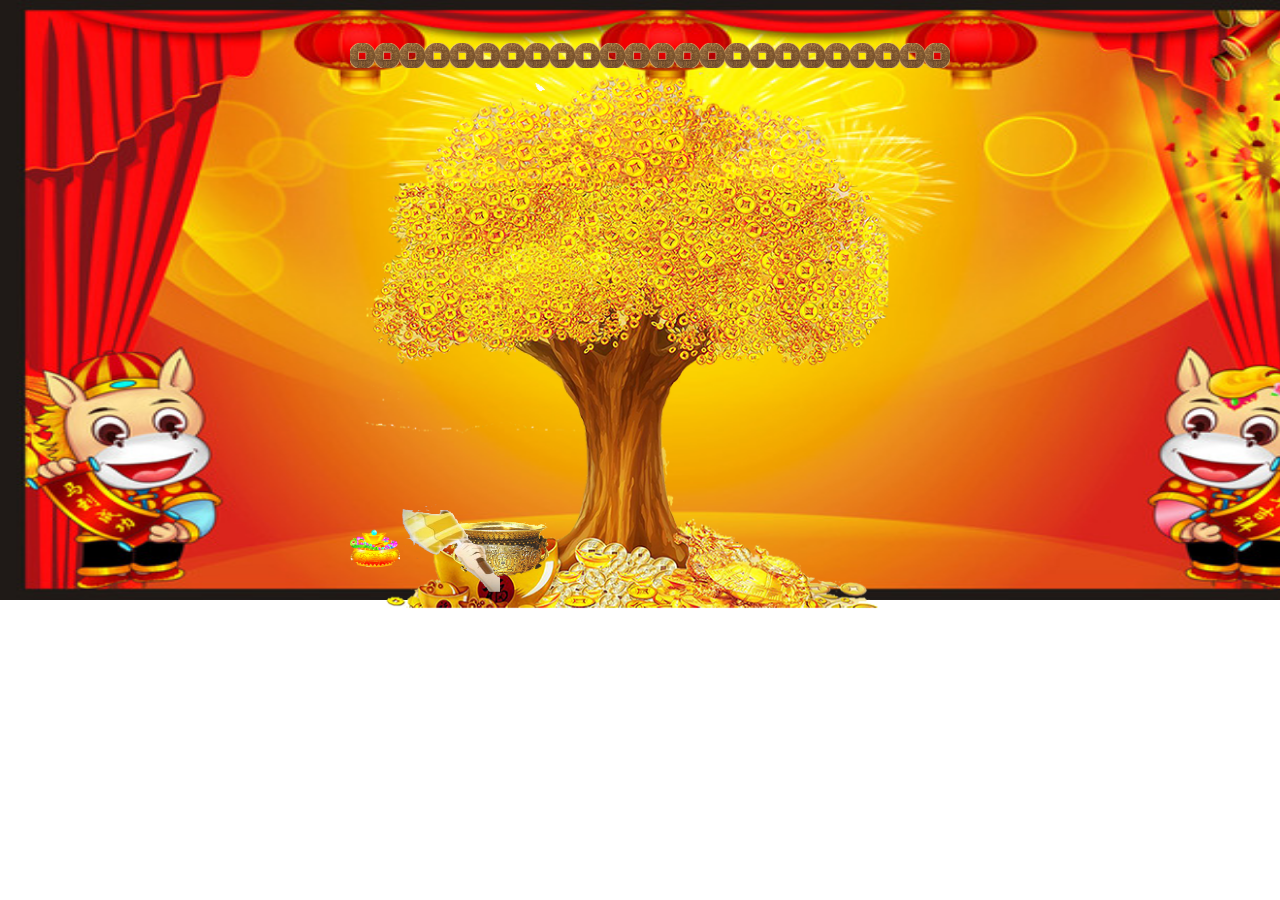
<file: 摇钱树/摇钱树.html>
<!DOCTYPE html>
<html>
<head lang="en">
    <meta charset="UTF-8">
    <title></title>
    <style>
        *{
            margin: 0;
            padding: 0;
        }
        body {
            /*background:#ffff88;*/
            background: url("images/beijing.jpg") no-repeat;
            /*background: url("images/person_myx.png") no-repeat;*/

            overflow: hidden;
            /*background: url("images/bg-cc-1-ie.jpg") no-repeat;*/
            /*background: url("images/bg-1.jpg") no-repeat;*/
            /*background:url("images/bp_qlh.png") no-repeat;*/
            /*background:url("images/1465376232577961.jpg") no-repeat;*/
            background-size:1366px 600px;
            /*background-position: -600px 0px;*/
        }
        /*#sz {*/
            /*position: absolute;*/
            /*right: 0px;*/
            /*width: 300px;*/
            /*top: 0;*/
        /*}*/
        #sz2 {
            position: absolute;
            /*background: url("images/tianxiang.png") no-repeat ;*/
            left: 800px;
            /*background: url("images/person_myx.png") no-repeat;*/
            transform:rotateY(180deg)
            /*background-size:600px;*/
            /*background-position: -160px 0px;*/
            /*right: 0px;*/
        /*left : 600 px;*/
            /*height: 600px;*/
            /*width: 350px;*/
            /*width: 300px;*/
            /*top: 100px;*/
        }
        #map {
            height: 600px;
            width: 800px;
            margin-left: 250px;
            /*margin-top: 60px;*/
            /*border: 2px solid rgba(0,0,0,0.5);*/
            position: relative;
            overflow: hidden;
            /*border: 1px solid #000000;*/
            margin-top: 20px;
        }
        .shu {
            background: url("images/yao.png") no-repeat;
            background-position-y: 40px;
            background-size: 550px;
            margin-left: 100px;
            /*margin-top: 50px;*/
        }
        /*.tushu {*/
            /*background: url("images/tu.png") no-repeat;*/
            /*background-size: 600px;*/
            /*margin-left: 100px;*/
        /*}*/
        .xt {
            background: url("images/10.png") repeat-x;
            background-size: 25px;
            animation: go1 0.3s infinite linear;
            margin-top: -20px;
        }

        .tk {
            background: url("images/15.png") no-repeat;
            background-size:100px;
            z-index: 15;

        }
        .tk p {
            background: url("images/jin.png") no-repeat;
            background-size:100px 100px;
            z-index: 15;
            position: absolute;
            left: -50px;
            top: -20px;
            display: block;
            /*transform:rotateY(180deg)*/
        }

        .yuanbao {
            background: url("images/yuanbao.png") no-repeat;
            z-index: 5;
            background-size:40px;
            transform-origin: 20px 20px;
        }
        .fu {
            /*background:url("images/30.jpg") no-repeat;*/
            /*background-size: 40px 100px;*/
            /*opacity: 0.4;*/
            background:url("images/fu.png") no-repeat ;
            background-size:40px;

            /*animation: go1 0.3s infinite linear;*/
            z-index: 8;

        }
        .buff {
            z-index: 10;
        }
        .buff img {
            width: 50px;
            animation: go1 0.3s infinite linear;
        }
        @keyframes go1 {
            from {
                /* box-shadow:x y 模糊 颜色; */
                box-shadow:0 0 0px red;
            }

            to {
                box-shadow:0 0 50px gold;
            }
        }
    </style>
</head>
<body>
<!--<img src="images/person_myx.png" alt="" id="sz2"/>-->
<!--<div id="sz2"></div>-->
<div id="map"></div>
<div>

</div>
<script src="luxian.js"></script>
<script>

    var map=document.getElementById("map");
    var num=1;
//    我方坦克对象
(function () {
//    坦克构造函数
    var that
function Tank(options){
    this.width=options.width||100
    this.height=options.height||100
    this.map=options.map
//    this.bj=options.bj||"blue"
    this.elements
    this.direction=options.direction||"up"
    this.tk={x:4,y:10}
    this.er=options.er
    this.paodan=[]
    this.num=0
    that=this
    this.X=0
    this.wuqi="fu"
    this.dushu
    this.fanzhuan=0
    this.zhengfu=-1
}
//    坦克初始化
    Tank.prototype.init= function () {
        if(this.elements){
            this.map.removeChild(this.elements)
        }
        this.elements=document.createElement("div")
        var div=this.elements
//        div.id=""
        div.style.height=this.height+"px"
        div.style.width=this.width+"px"
        div.style.color=this.bj
//        div.innerText=""
        div.className="tk"
        div.style.fontWeight="bold"
        div.style.transform=this.dushu
        div.style.position="absolute"
        div.style.transform="rotateY("+this.fanzhuan+"deg)"
        this.map.appendChild(div)
        div.style.left=this.tk.x*this.width/2+"px"
        div.style.top=this.tk.y*this.width/2+"px"
        var p=document.createElement("p")
        p.style.height=this.height+"px"
        p.style.width=this.width+"px"
//        div.style.position="absolute"
        div.appendChild(p)
//        p.style.left=-200+"px"
//        p.style.top=0+"px"

    }

    Tank.prototype.move= function () {

        switch(this.direction){
            case "right":this.tk.x++
                this.fanzhuan=180
                this.zhengfu=1;break
            case "left":this.tk.x--
                this.zhengfu=-1
                this.fanzhuan=0
                ;break
            case "up":this.tk.y--
                ;break
            case "down":this.tk.y++
                ;break
        }
       
        this.tk.x=this.tk.x<0?0:this.tk.x
        this.tk.x=this.tk.x>(this.map.offsetWidth/this.width-1)*2?14:this.tk.x
        this.tk.y=this.tk.y<(this.map.offsetHeight/this.height-1)?(this.map.offsetHeight/this.height-1):this.tk.y
        this.tk.y=this.tk.y>(this.map.offsetHeight/this.height-1)*2?10:this.tk.y
        if(this.elements.offsetLeft==this.er.elements.offsetLeft&&this.elements.offsetTop==this.er.elements.offsetTop){
            num++
            switch (num){
                case 2:this.bj="green";break
                case 3:this.bj="darkred";break
                case 4:this.bj="skyblue";break
                case 5:this.bj="black";break
                case 6:num=1;this.bj="blue"
                case 7:num=1;this.bj="blue"
                case 8:num=1;this.bj="blue"
                case 9:num=1;this.bj="blue"
            }
            this.er.init()
        }
        this.init()
    }
Tank.prototype.pao= function () {

    var div=document.createElement("div")
    div.style.width="40px"
    div.style.height="80px"
    div.style.position="absolute"
    if(this.zhengfu>0){
        div.style.left=this.elements.offsetLeft+this.elements.offsetWidth+"px"
    }else{
        div.style.left=this.elements.offsetLeft-50+"px"
    }

    div.style.top=this.elements.offsetTop+"px"
   div.className=this.wuqi
    this.map.appendChild(div)
    this.paodan.push(div)
}
//    炮弹运动轨迹
    window.Tank=Tank
//
})();

//    饵
(function () {
    function Er(options){
        this.width=options.width||100
        this.height=options.height||100
        this.map=options.map
        this.x=0
        this.y=0
//        this.bj=options.bj||"red"
        this.elements
    }
    Er.prototype.init= function () {
        if(this.elements){
            this.map.removeChild(this.elements)
        }
        this.elements=document.createElement("div")
        var div=this.elements
        div.id="jinhua"
        div.style.height=this.height+"px"
        div.style.width=this.width+"px"
        div.className="buff"
        div.innerHTML="<img src='images/11.png'/>"
        div.style.position="absolute"
        this.map.appendChild(div)
        this.x=Math.floor(Math.random()*this.map.offsetWidth/this.width)
        this.y=Math.floor(Math.random()*this.map.offsetHeight/this.height/2)+3
        div.style.left=this.x*this.width+"px"
        div.style.top=this.y*this.height+"px"
    }
    window.Er=Er
})();

//  敌方坦克对象
    (function () {
        function DiTank(options){
            this.width=options.width||600
            this.height=options.height||600
            this.map=options.map
            this.x=0
            this.y=0
            this.bj=options.bj||"black"
            this.elements
            this.beijing="shu"
            this.dipaodan=[];
            this.shanghai=[]
            this.xue=options.xue||this.width
            this.x=0
            this.y=0.1
        }
        DiTank.prototype.init= function () {
            if(this.elements){
                this.map.removeChild(this.elements)
            }
            this.elements=document.createElement("div")
            var div=this.elements
            div.style.height=this.height+"px"
            div.style.width=this.width+"px"
            div.className=this.beijing
            div.style.background=""
            div.style.fontSize=this.width+"px"
            div.style.textAlign="center"
            div.style.position="absolute"
            this.map.appendChild(div)
            var p=document.createElement("p")
            p.style.height=this.height/20+"px"
            p.style.width=this.xue+"px"
//            p.style.background="url=('imgaes/10.png')"
            p.className="xt"
            p.style.position="absolute"
            p.style.top=this.height/14+"px"
            p.style.left=0+"px"
            div.appendChild(p)
            div.style.left=0+"px"
            div.style.top=0+"px"
        }

        DiTank.prototype.dipao= function () {
            var div=document.createElement("div")
            div.style.width="40px"
            div.style.height="40px"
            div.style.position="absolute"
            this.x=Math.floor(Math.random()*this.map.offsetWidth/60+4)
            div.style.left=this.x*40+"px"
            div.style.top=this.elements.offsetTop+this.elements.offsetHeight/3+"px"
            div.className="yuanbao"
            this.map.appendChild(div)
            this.dipaodan.push(div)

        }
        window.DiTank=DiTank

    })();

//    操控
(function () {
    var that
    var obj={}
    var timer = null
    var timerup=null
    var jinnum=2
    var anniu
    function Game(options) {
        this.map = options.map
        this.er = new Er({map: map})
        this.Tank = new Tank({map: map, er: this.er})
        this.DiTank=new DiTank({map:map})
        that = this
    }
    Game.prototype.init = function () {
        this.Tank.init()
        this.er.init()
        this.DiTank.init()

    }


    Game.prototype.control = function () {
        map.onclick= function () {
            for (var i = 0; i <jinnum; i++) {
                that.DiTank.dipao()
            }
            if (that.DiTank.elements.offsetTop<that.Tank.elements.offsetTop) {
                var arr2=that.DiTank.dipaodan.splice(0)
                arr2.timerup = setInterval(function () {
                    for (var i =arr2.length-1; i >=0; i--) {
                        if(parseInt(arr2[i].style.top)<that.map.offsetHeight/1.6){
                            arr2[i].style.top = arr2[i].offsetTop +30+i*4 + "px"
                            console.log("a");
                        }else {
                            biansu(arr2[i],{left:that.Tank.elements.offsetLeft,top:that.Tank.elements.offsetTop},null,50)
                        }
//
                    }
                    if(arr2.length>0){
                        if(Math.abs(arr2[0].offsetTop-that.Tank.elements.offsetTop)<30&&Math.abs(arr2[0].offsetLeft-that.Tank.elements.offsetLeft)<30){
                            that.map.removeChild(arr2[0])
                            arr2.splice(0,1)
                        }
                    }
                }, 200);
            }
        }
        document.onkeydown = function (e) {
            var e = e || window.event
            var keycode = e.keyCode
            switch (keycode) {
                case 37:
                    that.Tank.direction = "left";
                    that.Tank.move()
                    break;
                case 38:
                    that.Tank.direction = "up";
                    that.Tank.move()
                    break;
                case 39:
                    that.Tank.direction = "right";
                    that.Tank.move()
                    break;
                case 40:
                    that.Tank.direction = "down";
                    that.Tank.move()
                    break;
                case 13:
                        anniu="huiche"
                        for (var i = 0; i <num; i++) {
                          that.Tank.wuqi="yuanbao"
                            that.Tank.pao()
                        }
                    var dushu=0
                    if (that.Tank.direction == "up") {
                        var arr=that.Tank.paodan.splice(0)
                        arr.timerup = setInterval(function () {
                            dushu+=45
                            for (var i =arr.length-1; i >=0; i--) {
                                arr[i].style.transform="rotate("+dushu+"deg)"
                                arr[i].style.top = arr[i].offsetTop -20 + "px"
                                if(i%2==0){
                                    arr[i].style.left=arr[i].offsetLeft-(i) +"px"
                                }else{
                                    arr[i].style.left=arr[i].offsetLeft+(i+1) +"px"
                                }
                                buzhuo(arr[i],that.DiTank.elements)
                            }
                            if(arr.length>0){
                                if(parseInt(arr[0].style.top)<0){
                                    that.map.removeChild(arr[0])
                                    arr.splice(0,1)
                                }
                            }else{
                                clearInterval(arr.timerup)
                            }
                        }, 100);
                    }
                    if (that.Tank.direction == "down") {
                        var arr=that.Tank.paodan.splice(0)
                        arr.timerdown = setInterval(function () {
                            dushu+=45
                            for (var i =arr.length-1; i >=0; i--) {
                                arr[i].style.transform="rotate("+dushu+"deg)"
                                arr[i].style.top = arr[i].offsetTop +20 + "px"
                                if(i%2==0){
                                    arr[i].style.left=arr[i].offsetLeft-(i) +"px"
                                }else{
                                    arr[i].style.left=arr[i].offsetLeft+(i+1) +"px"
                                }
                                buzhuo(arr[i],that.DiTank.elements)
                            }
                            if(arr.length>0){
                                if(parseInt(arr[0].style.top)>that.map.offsetHeight){
                                    that.map.removeChild(arr[0])
                                    arr.splice(0,1)
                                }
                            }else{
                                clearInterval(arr.timerdown)
                            }

                        }, 100);
                    }
                    if (that.Tank.direction == "left") {
                        var arr=that.Tank.paodan.splice(0)
//                        for (var i = 0; i < arr.length; i++) {
//                            arr[i].style.transform="rotateY(180deg)"
//                        }
                        timerdown = setInterval(function () {
                            dushu+=45
                            for (var i =arr.length-1; i >=0; i--) {
                                arr[i].style.transform="rotate("+dushu+"deg)"
                                arr[i].style.left = arr[i].offsetLeft - 20 + "px"
                                if(i%2==0){
                                    arr[i].style.top=arr[i].offsetTop-(i) +"px"
                                }else{
                                    arr[i].style.top=arr[i].offsetTop+(i+1) +"px"
                                }
                                buzhuo(arr[i],that.DiTank.elements)
                            }
                            if(arr.length>0){
                                if(parseInt(arr[0].style.left)<0){
                                    that.map.removeChild(arr[0])
                                    arr.splice(0,1)
                                }
                            }else{
                                clearInterval(arr.timerdown)
                            }
                        }, 100);
                    }
                    if (that.Tank.direction == "right") {
                        var arr=that.Tank.paodan.splice(0)
                        timerdown = setInterval(function () {
                            dushu+=45
                            for (var i =arr.length-1; i >=0; i--) {
                                arr[i].style.transform="rotate("+dushu+"deg)"
                                arr[i].style.left = arr[i].offsetLeft + 20 + "px"
                                if(i%2==0){
                                    arr[i].style.top=arr[i].offsetTop-(i) +"px"
                                }else{
                                    arr[i].style.top=arr[i].offsetTop+(i+1) +"px"
                                }
                                buzhuo(arr[i],that.DiTank.elements)
                            }
                            if(arr.length>0){
                                if(parseInt(arr[0].style.left)>that.map.offsetWidth){
                                    that.map.removeChild(arr[0])
                                    arr.splice(0,1)
                                }
                            }else{
                                clearInterval(arr.timerdown)
                            }
                        }, 100);
                    }
                    break;
                case 32:
                        anniu=""
                    for (var i = 0; i <num; i++) {
                        that.Tank.wuqi="fu"
                      that.Tank.pao()
                    }
                        var dushu=0
                    if (that.Tank.direction == "up") {
                   var arr=that.Tank.paodan.splice(0)
                        arr.timerup = setInterval(function () {
                            dushu+=45
                        for (var i =arr.length-1; i >=0; i--) {
                            arr[i].style.transform="rotate("+dushu+"deg)"
                            arr[i].style.top = arr[i].offsetTop -20 + "px"
                            if(i%2==0){
                                arr[i].style.left=arr[i].offsetLeft-(i) +"px"
                            }else{
                                arr[i].style.left=arr[i].offsetLeft+(i+1) +"px"
                            }
                            buzhuo(arr[i],that.DiTank.elements)
                        }
                            if(arr.length>0){
                                if(parseInt(arr[0].style.top)<0){
                                    that.map.removeChild(arr[0])
                                    arr.splice(0,1)
                                }
                            }else{
                                clearInterval(arr.timerup)
                            }
                        }, 100);
                }
                    if (that.Tank.direction == "down") {
                        var arr=that.Tank.paodan.splice(0)
                        arr.timerdown = setInterval(function () {
                            dushu+=45
                            for (var i =arr.length-1; i >=0; i--) {
                                arr[i].style.transform="rotate("+dushu+"deg)"
                                arr[i].style.top = arr[i].offsetTop +20 + "px"
                                if(i%2==0){
                                    arr[i].style.left=arr[i].offsetLeft-(i) +"px"
                                }else{
                                    arr[i].style.left=arr[i].offsetLeft+(i+1) +"px"
                                }
                                buzhuo(arr[i],that.DiTank.elements)
                            }
                            if(arr.length>0){
                                if(parseInt(arr[0].style.top)>that.map.offsetHeight){
                                    that.map.removeChild(arr[0])
                                    arr.splice(0,1)
                                }
                            }else{
                                clearInterval(arr.timerdown)
                            }

                        }, 100);
                    }
                    if (that.Tank.direction == "left") {
                        var arr=that.Tank.paodan.splice(0)
//                        for (var i = 0; i < arr.length; i++) {
//                            arr[i].style.transform="rotateY(180deg)"
//                        }
                        timerdown = setInterval(function () {
                            dushu+=45
                            for (var i =arr.length-1; i >=0; i--) {
                                arr[i].index=i
                                arr[i].style.transform="rotate("+dushu+"deg)"
                                arr[i].style.left = arr[i].offsetLeft - 20 + "px"
                                if(i%2==0){
                                    arr[i].style.top=arr[i].offsetTop-(i) +"px"
                                }else{
                                    arr[i].style.top=arr[i].offsetTop+(i+1) +"px"
                                }
                                buzhuo(arr[i],that.DiTank.elements)
                            }
                            if(arr.length>0){
                                if(parseInt(arr[0].style.left)<0){
                                    that.map.removeChild(arr[0])
                                    arr.splice(0,1)
                                }
                            }else{
                                clearInterval(arr.timerdown)
                            }
                        }, 100);
                    }
                    if (that.Tank.direction == "right") {
                        var arr=that.Tank.paodan.splice(0)
                        timerdown = setInterval(function () {
                            dushu+=45
                            for (var i =arr.length-1; i >=0; i--) {
                                arr[i].style.transform="rotate("+dushu+"deg)"
                                arr[i].style.left = arr[i].offsetLeft + 20 + "px"
                                if(i%2==0){
                                    arr[i].style.top=arr[i].offsetTop-(i) +"px"
                                }else{
                                    arr[i].style.top=arr[i].offsetTop+(i+1) +"px"
                                }
                                buzhuo(arr[i],that.DiTank.elements)
                            }
                            if(arr.length>0){
                                if(parseInt(arr[0].style.left)>that.map.offsetWidth){
                                    that.map.removeChild(arr[0])
                                    arr.splice(0,1)
                                }
                            }else{
                                clearInterval(arr.timerdown)
                            }
                        }, 100);
                    }
            }
        }


//        捕捉
        function buzhuo(element1,element2){
//            if(parseInt(element1.offsetLeft-element2.offsetLeft)<element2.offsetWidth&&parseInt(element1.offsetTop-element2.offsetTop)<20){
                if(element1.offsetLeft>320&&element1.offsetLeft<360||element1.offsetTop<200&&element1.offsetTop>150&&element1.offsetLeft<700&&element1.offsetLeft>100){
               if(anniu){
                       element1.style.opacity=0
                   that.DiTank.xue+=shang
//                   map.click()
                   var b=document.createElement("b")
                   b.style.width="300px"
                   b.style.height="60px"
                   b.style.color="green"
                   b.style.fontSize="60px"
                   b.innerText=shang*100000
                   b.style.zIndex=4
                   b.style.left=that.DiTank.elements.offsetLeft+that.DiTank.elements.offsetWidth/2+"px"
                   b.style.top=that.DiTank.elements.offsetTop+that.DiTank.elements.offsetHeight/2+"px"
                   b.style.position="absolute"
                   that.map.appendChild(b)
                   that.DiTank.shanghai.push(b)
                   anmiatey(b,-100,100)
                   that.DiTank.init()
               }else {
                   that.DiTank.xue-=shang
                   shyb++
                   map.click()
                   var b=document.createElement("b")
                   b.style.width="300px"
                   b.style.height="60px"
                   b.style.color="red"
                   if(jinnum==0){
                       b.style.fontSize="30px"
                       b.innerText="别砍了，快秃了"
                   }else if(jinnum==1){
                       b.style.fontSize="18px"
                       b.innerText="你丢的是金斧头，还是银斧头？"
                   }else if(jinnum<0){
//                       that.DiTank.beijing="tushu"

                   }
                   else{
                       b.style.fontSize="60px"
                       b.innerText=shang*100000
                   }
                   b.style.zIndex=4
                   b.style.left=that.DiTank.elements.offsetLeft+that.DiTank.elements.offsetWidth/2+"px"
                   b.style.top=that.DiTank.elements.offsetTop+that.DiTank.elements.offsetHeight/2+"px"
                   b.style.position="absolute"
                   that.map.appendChild(b)
                   that.DiTank.shanghai.push(b)
                   anmiatey(b,-100,100)
                   that.DiTank.init()
                   if(that.DiTank.xue<0){
                       jinnum--
                       that.DiTank.x=0
                       that.DiTank.y=0
                       that.DiTank.height=600
                       that.DiTank.width=600
//                    that.DiTank.xue=600
                       that.DiTank.xue=that.DiTank.width
//                    shang/=2
//                    that.DiTank=new DiTank({map:map,width:200,height:200,x:1,y:0.5,xue:600})
                       that.DiTank.init()
                   }
               }
            }else{
                if(that.DiTank.shanghai.length>20){
                    that.map.removeChild(that.DiTank.shanghai[0])
                    that.DiTank.shanghai.splice(0,1)
                }
            }
        }
    }
    window.Game=Game
})();
var shang=10
    var shyb=0
    var star = new Game({map: map})
    star.init()
    star.control()



</script>
</body>
</html>
</file>
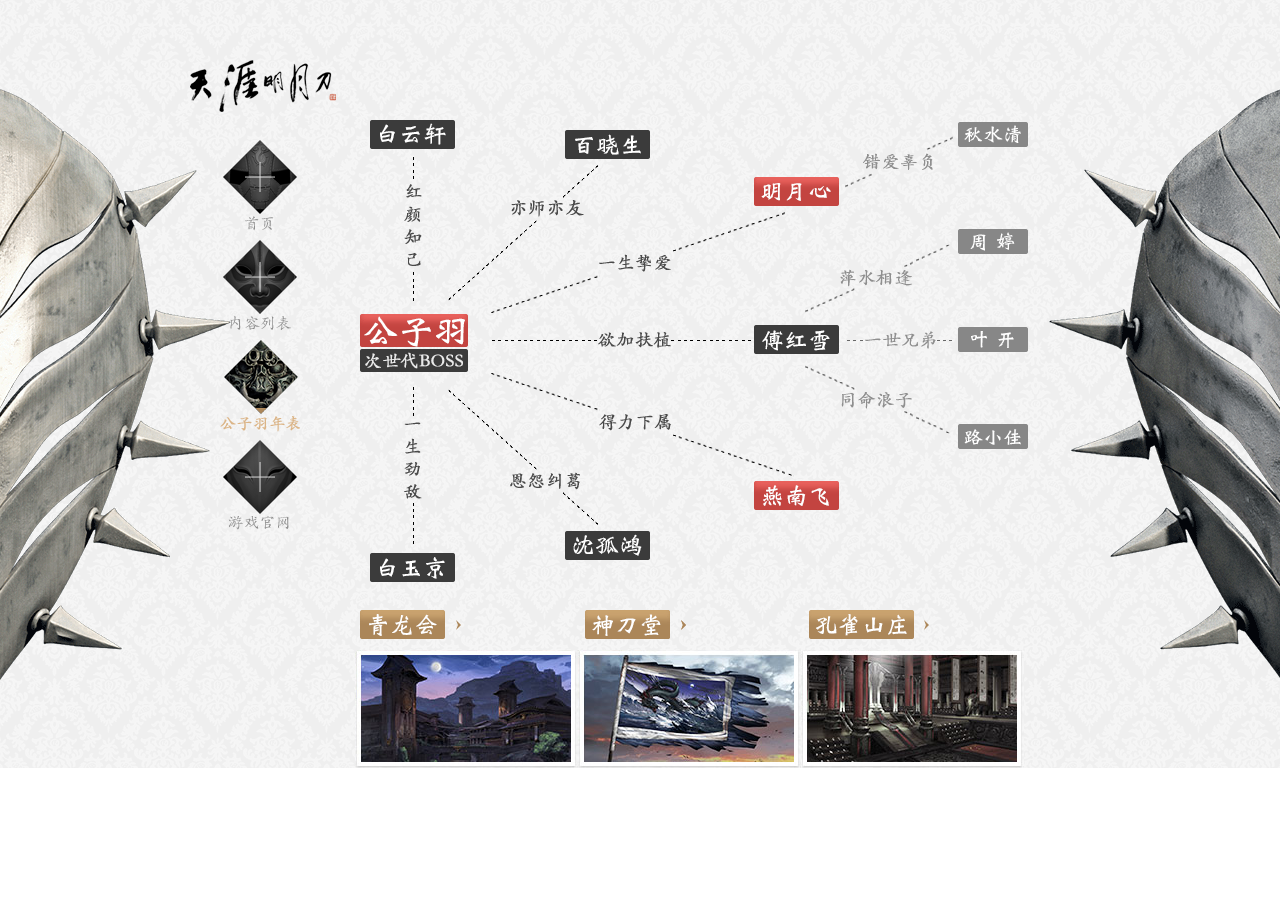
<file: 天涯明月刀/data/chronology.html>
<!DOCTYPE html>
<html>
<head lang="en">
    <meta charset="UTF-8">
    <title>天下盟会-天涯明月刀-官方网站-腾讯游戏</title>
    <link rel="shortcut icon" href="../favicon.ico"/>
	<link rel="shortcut icon" href="../favicon.ico"/>
    <link rel="stylesheet" href="../css/chronology.css"/>
    <script src="../js/jquery-1.12.4.min.js"></script>
    <script>
        $(function () {
            $("#main").animate({
                top:120
            },400,"swing",function(){
                $("#r").animate({
                    right:-300
                },400,"swing");
                $("#l").animate({
                    left:-300
                },400,"swing");
            });
        })
    </script>
</head>
<body>
<div id="beiJing">
    <div id="main">
        <a href="#" class="logo"><img src="../images/logo-black-mid.png"></a>
        <div id="guashi">
            <a href="mask.html"></a>
            <a href="#"></a>
            <a href="#"></a>
            <a href="../index.html"></a>
        </div>
        <div id="guanxi">
           <ul>
               <li class="mt_gzy">
                   <a href="person.html" target="_blank"><img src="../images/hover_gzy.png"></a>

               </li>
               <li class="mt_ynf"><img src="../images/hover_ynf.png"></li>
               <li class="mt_myx"><img src="../images/hover_myx.png"></li>
               <li class="mt_byx"><img src="../images/hover_byx.png"></li>
               <li class="mt_byj"><img src="../images/hover_byj.png"></li>
               <li class="mt_bxs"><img src="../images/hover_bxs.png"></li>
               <li class="mt_fhx"><img src="../images/hover_fhx.png"></li>
               <li class="mt_sgh"><img src="../images/hover_sgh.png"></li>
               <li class="mt_qsq"><img src="../images/hover_qsq.png"></li>
               <li class="mt_zt"> <img src="../images/hover_zt.png"> </li>
               <li class="mt_yk"> <img src="../images/hover_yk.png"> </li>
               <li class="mt_lxj"><img src="../images/hover_lxj.png"></li>
           </ul>
        </div>
        <div class="flood">
            <div><a href="#"><img src="../images/tree_kqsz.jpg"> </a></div>
            <div><a href="#"><img src="../images/tree_qhl.jpg"></a></div>
            <div><a href="#"><img src="../images/tree_sdt.jpg"></a></div>
        </div>
    </div>
    <div id="r"><img src="../images/maskb07.png"></div>
    <div id="l"><img src="../images/maskb07.png"></div>
<script>
    var guashi=document.getElementById("guashi")

    //    var gimgs=guashi.getElementsByTagName("img")
    var as=guashi.getElementsByTagName("a")

    for (var i = 0; i < as.length; i++) {
        as[i].index=i;
//        as[i].translateOrigin="50px"+ +i*90+"px";


        as[i].style.top=i*100+"px";
        as[i].style.backgroundPositionY=-i*100+"px";
        as[i].onmouseover= function () {
            if(this.index==2){
                this.style.backgroundPositionX=0+"px";
            }else{
                this.style.backgroundPositionX=-100+"px";
            }

        };
        as[i].onmouseout= function () {
            if(this.index==2){
                this.style.backgroundPositionX=-100+"px";
            }else{
                this.style.backgroundPositionX=0+"px";
            }

        }
    }
    as[2].style.backgroundPositionX=-100+"px"
</script>
</body>
</html>
</file>
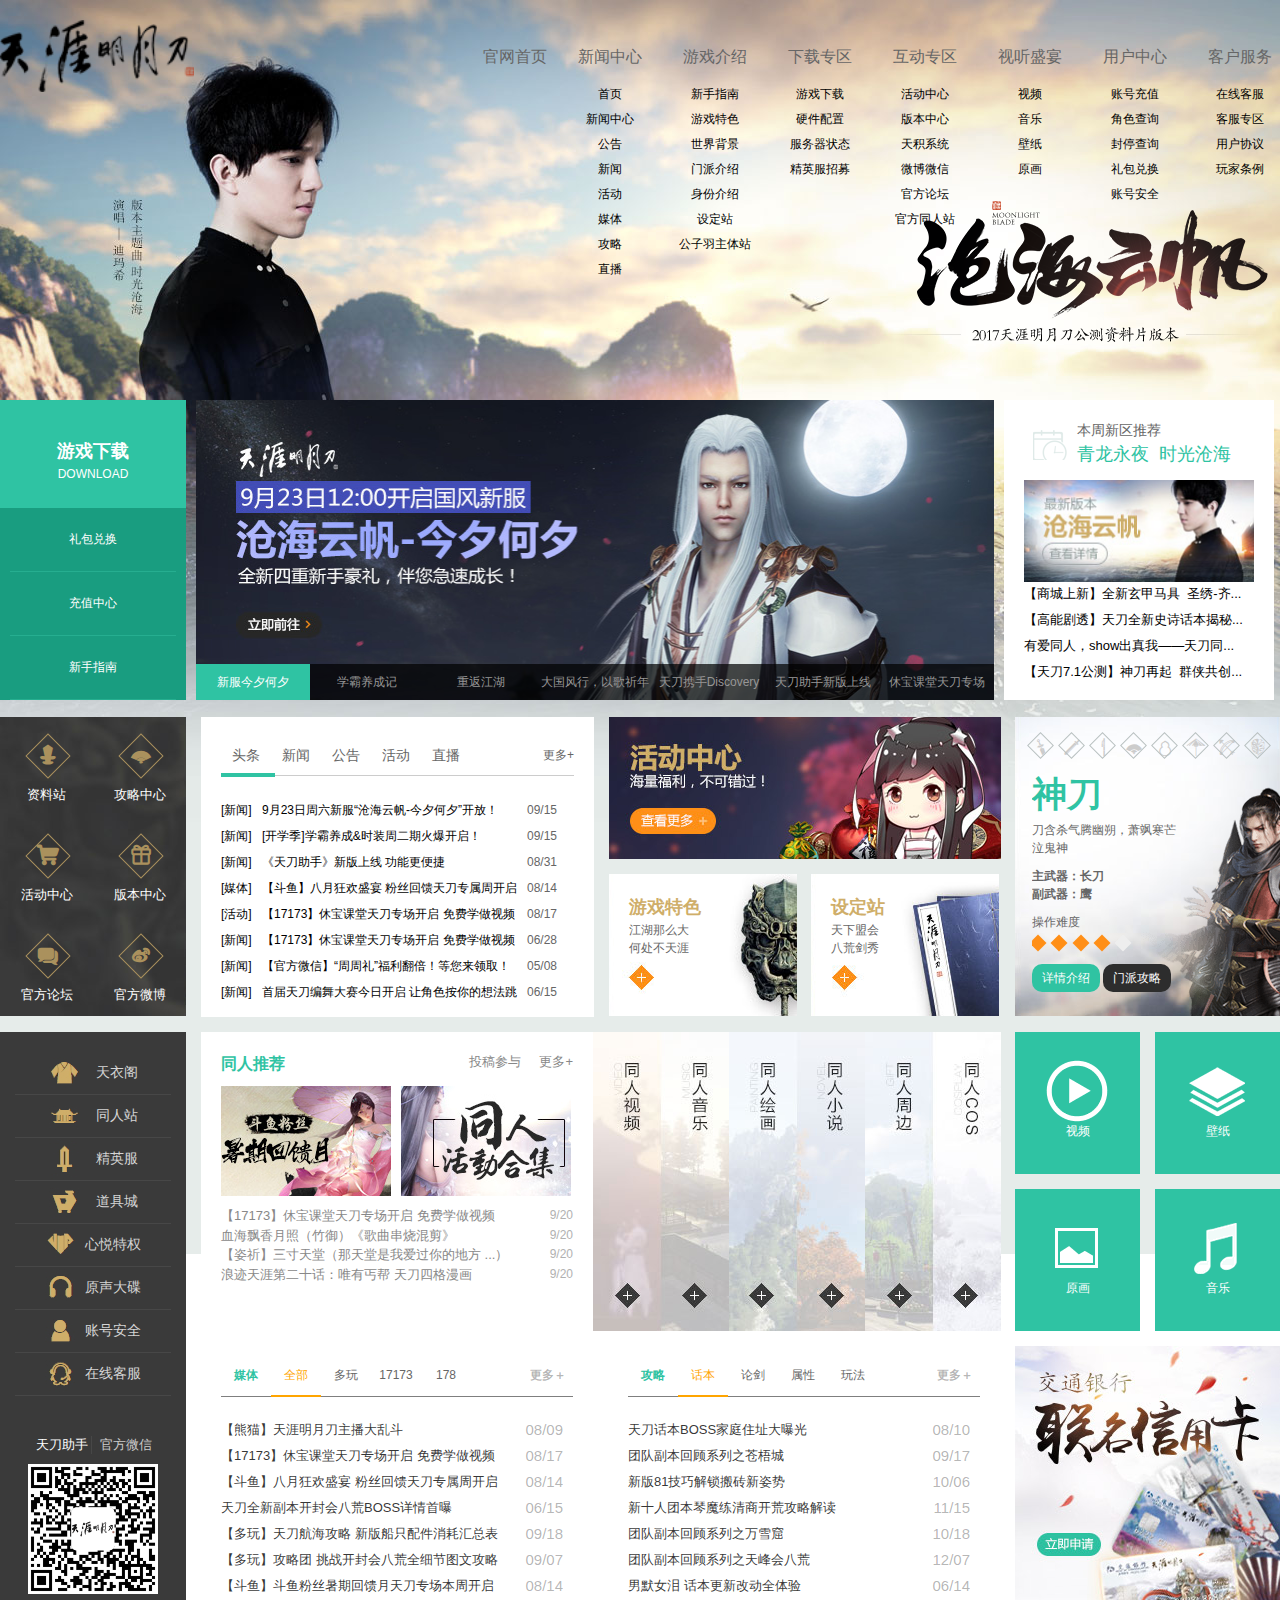
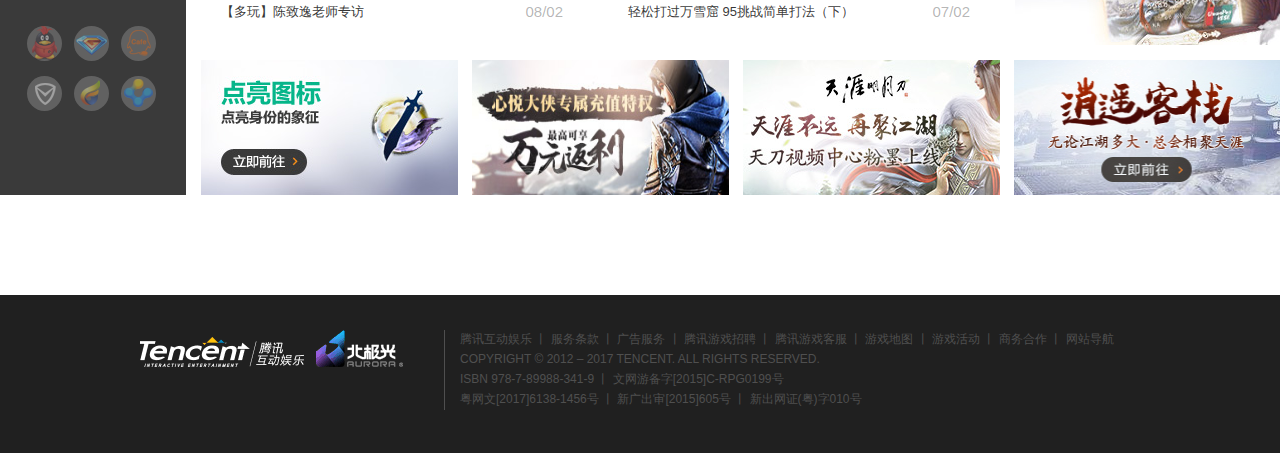
<file: 天涯明月刀/data/main.html>
<!DOCTYPE html>
<html>
<head lang="en">
    <meta charset="UTF-8">
    <title>天涯明月刀-官方网站-腾讯游戏-全新公测资料片“沧海云帆”震撼上线！</title>
    <meta name="discription" content="北宋之年，近十年来，太白、神威、唐门、丐帮、天香、五毒、少林、真武、
    神刀等派崭露头角，群雄并立于八荒之中。而传说中神秘而强大的组织青龙会，亦神出鬼没，无人得见其真容。数十年来
    ，却成为江湖中血雨腥风的根源。" />
    <meta name="Keywords" content="玩家在太白、神威、唐门、丐帮、天香、五毒、少林、真武、神刀之中选择不同的门派，
    在上述大背景之下完成各自门派的任务" />
    <!-- 网站图标-->
    <link rel="shortcut icon" href="../favicon.ico"/>
    <link rel="stylesheet" href="../css/style.css"/>
    <link rel="stylesheet" href="../css/main.css"/>
    <script src="../js/jquery-1.12.4.min.js"></script>
    <script src="../js/main.js"></script>
    <script>
         $(function (){
            var TopY = document.getElementById("Y_Top");
            var qinY = TopY.firstElementChild;
            var ulY = qinY.children[0];
            var lisY = ulY.children;
            var tR=document.getElementsByClassName("tR")
             for (var i = 0; i < tR.length; i++) {
                tR[i].style.position="absolute"
            }

            var iy = [];
            for (var i = 1; i < lisY.length; i++) {
                lisY[i].style.left = 392 + 68 * (i - 1) + "px";
                var iY = lisY[i].children[0];
                iY.style.width = 68 + "px";
                iY.style.height = 299 + "px";
                iY.style.display = "block";
                iY.style.float = " left";
                iY.style.backgroundImage = "url(../images/fans.jpg)";
                iY.style.backgroundPositionX =  -68 * (i - 1)+ "px";
                iy.push(-68 * (i - 1));
            }
            var lisY = $("#Y_ul").children();
            var isY = lisY.children("i");
            isY.click(function () {
                for (var i = 0; i < isY.length; i++) {
                    console.log(1);
                    isY[i].style.backgroundPositionX=iy[i]+"px"
                }
                var fuY = $(this).parent();
                var index =fuY.index();
                var target = -68 * (5 + index);
                $(this).css("backgroundPositionX",target);
                for (var i = 0; i < $(this).parent().index(); i++) {
                    tR[i].style.left=i*68+"px"
                }
                console.log(tR.length + 1);
                for (var i =  $(this).parent().index(); i <tR.length; i++) {

                    tR[i].style.left=i*68+392+"px"
                }
                $(this).parent().animate({left:($(this).parent().index()-1)*68}).prevAll(".tR");
//               console.log($(this).parent().index());
//               for (var i = 0; i < $(this).parent().index(); i++) {
//                   $(this).parent().prevAll(".tR").animate({left:($(this).index())*68})
//                   console.log(i);
//                   console.log($(".tR").eq(i));
//                   $(".tR").css({left:68})

//               }


            })

        });
        /*----------------------------------------------------*/
        $(function () {
            var liY = $(".Y_four").children("li");
            liY.mouseover(function () {
                var aS =$(this).children("a");
                aS.stop().animate({paddingTop: 60},250, "linear");
                aS.siblings().stop().animate({
                    top: -52,
                    opacity: 0
                },250, "linear")
            });
            liY.mouseleave(function () {
                var aS =$(this).children("a");
                aS.stop().animate({paddingTop: 90},250, "linear");
                aS.siblings().stop().animate({
                    top: 28,
                    opacity: 1
                },250, "linear")
            })
        })
    </script>
</head>
<body>


<div id="header">
    <div class="container">
        <div class="fl h-l">
            <img src="../images/logo-black-mid.png" alt=""/>
        </div>
        <div class="fr h-r">
            <ul>
                <li><span>官网首页</span></li>
                <li>
                    <dl>
                    <dt>新闻中心</dt>
                    <dd><a href="#">首页</a></dd>
                    <dd><a href="#">新闻中心</a></dd>
                    <dd><a href="#">公告</a></dd>
                    <dd><a href="#">新闻</a></dd>
                    <dd><a href="#">活动</a></dd>
                    <dd><a href="#">媒体</a></dd>
                    <dd><a href="#">攻略</a></dd>
                    <dd><a href="#">直播</a></dd>
                 </dl>
                </li>
                <li>
                    <dl>
                        <dt>游戏介绍</dt>
                        <dd><a href="#">新手指南</a></dd>
                        <dd><a href="#">游戏特色</a></dd>
                        <dd><a href="#">世界背景</a></dd>
                        <dd><a href="#">门派介绍</a></dd>
                        <dd><a href="#">身份介绍</a></dd>
                        <dd><a href="#">设定站</a></dd>
                        <dd><a href="mask.html" target="_blank">公子羽主体站</a></dd>
                    </dl>
                </li>
                <li>
                    <dl>
                        <dt>下载专区</dt>
                        <dd><a href="#">游戏下载</a></dd>
                        <dd><a href="#">硬件配置</a></dd>
                        <dd><a href="#">服务器状态</a></dd>
                        <dd><a href="#">精英服招募</a></dd>
                    </dl>
                </li>
                <li>
                    <dl>
                        <dt>互动专区</dt>
                        <dd><a href="#">活动中心</a></dd>
                        <dd><a href="#">版本中心</a></dd>
                        <dd><a href="#">天积系统</a></dd>
                        <dd><a href="#">微博微信</a></dd>
                        <dd><a href="#">官方论坛</a></dd>
                        <dd><a href="#">官方同人站</a></dd>
                    </dl>
                </li>
                <li>
                    <dl>
                        <dt>视听盛宴</dt>
                        <dd><a href="#">视频</a></dd>
                        <dd><a href="#">音乐</a></dd>
                        <dd><a href="#">壁纸</a></dd>
                        <dd><a href="#">原画</a></dd>
                    </dl>
                </li>
                <li>
                    <dl>
                        <dt>用户中心</dt>
                        <dd><a href="#">账号充值</a></dd>
                        <dd><a href="#">角色查询</a></dd>
                        <dd><a href="#">封停查询</a></dd>
                        <dd><a href="#">礼包兑换</a></dd>
                        <dd><a href="#">账号安全</a></dd>
                    </dl>
                </li>
                <li>
                    <dl>
                        <dt>客户服务</dt>
                        <dd><a href="#">在线客服</a></dd>
                        <dd><a href="#">客服专区</a></dd>
                        <dd><a href="#">用户协议</a></dd>
                        <dd><a href="#">玩家条例</a></dd>
                    </dl>
                </li>
            </ul>

        </div>
        <div class="h-d">
            <img src="../images/slogan20170704.png" alt=""/>
        </div>
    </div>
</div>
<!--header 区完  --------------  -->

<!--banner   区    star--------------->

<div id="banner">
    <div class="container">
        <div class="b-l">
            <ul>
                <li><a href="#"><h2>游戏下载</h2><p>DOWNLOAD</p></a></li>
                <li><a href="#">礼包兑换</a></li>
                <li><a href="#">充值中心</a></li>
                <li><a href="#">新手指南</a></li>
            </ul>
        </div>
        <div class="b-c">
            <ul class = "u-o">
                <li><img src="../images/1505477134.jpg" width= "798" height="300" alt=""/></li>
                <li><img src="../images/1505477092.jpg" width= "798" height="300" alt=""/></li>
                <li><img src="../images/1505476821.jpg" width= "798" height="300" alt=""/></li>
                <li><img src="../images/1505476807.jpg" width= "798" height="300" alt=""/></li>
                <li><img src="../images/1505134839.jpg" width= "798" height="300" alt=""/></li>
                <li><img src="../images/1505135797.jpg" width= "798" height="300" alt=""/></li>
                <li><img src="../images/1504161584.jpg" width= "798" height="300" alt=""/></li>
            </ul>
            <ul class = "u-d">
                <li>新服今夕何夕</li>
                <li>学霸养成记</li>
                <li>重返江湖</li>
                <li>大国风行，以歌祈年</li>
                <li>天刀携手Discovery</li>
                <li>天刀助手新版上线</li>
                <li>休宝课堂天刀专场</li>
            </ul>
        </div>
        <div class = "b-r">
            <div class = "r-t">
                <span></span>
                <span>
                    <p>本周新区推荐</p>
                    <p>青龙永夜&nbsp;&nbsp;时光沧海</p>
                </span>
            </div>
            <div class = "r-c">
                <a href="#"><img src="../images/1499414734.jpg" width="230" alt=""/></a>
            </div>
            <div class = "r-b">
                <ul>
                    <li>
                        <a href="#">【商城上新】全新玄甲马具&nbsp;&nbsp;圣绣-齐...</a>
                    </li>
                    <li>
                        <a href="#">【高能剧透】天刀全新史诗话本揭秘...</a>
                    </li>
                    <li>
                        <a href="#"> 有爱同人，show出真我——天刀同...</a>
                    </li>
                    <li>
                        <a href="#">【天刀7.1公测】神刀再起&nbsp;&nbsp;群侠共创...</a>
                    </li>
                </ul>
            </div>
        </div>
    </div>
</div>

<div id="news">
    <div class="container clearfix">
        <div class="news-l">
            <ul>
                <li>
                    <i class="font-icon">&#xe66a;</i>
                    <a href="#">资料站</a>
                </li>
                <li>
                    <i class="font-icon">&#xe60e;</i>
                    <a href="#">攻略中心</a>
                </li>
                <li>
                    <i class="font-icon">&#xf0148;</i>
                    <a href="#">活动中心</a>
                </li>
                <li>
                    <i class="font-icon">&#xe726;</i>
                    <a href="#">版本中心</a>
                </li>
                <li>
                    <i class="font-icon">&#xe624;</i>
                    <a href="#">官方论坛</a>
                </li>
                <li>
                    <i class="font-icon">&#xe637;</i>
                    <a href="#">官方微博</a>
                </li>
            </ul>
        </div>
        <div class="news-c-l">
            <ul class="clearfix">
                <li>头条</li>
                <li>新闻</li>
                <li>公告</li>
                <li>活动</li>
                <li>直播</li>
                <p class="fr">更多+</p>
                <span></span>
            </ul>
            <div class="news-c-l-b">
                    <ol class="clearfix">
                        <li>
                            <p>
                                <a href="#" class="nav fl">[新闻]</a>
                                <a href="#" class="content fl"> 9月23日周六新服“沧海云帆-今夕何夕”开放！</a>
                                <i>09/15</i>
                            </p>
                            <p>
                                <a href="#" class="nav fl">[新闻]</a>
                                <a href="#" class="content fl">[开学季]学霸养成&时装周二期火爆开启！</a>
                                <i>09/15</i>
                            </p>
                            <p>
                                <a href="#" class="nav fl">[新闻]</a>
                                <a href="#" class="content fl">《天刀助手》新版上线 功能更便捷</a>
                                <i>08/31</i>
                            </p>
                            <p>
                                <a href="#" class="nav fl">[媒体]</a>
                                <a href="#" class="content fl">【斗鱼】八月狂欢盛宴 粉丝回馈天刀专属周开启</a>
                                <i>08/14</i>
                            </p>
                            <p>
                                <a href="#" class="nav fl">[活动]</a>
                                <a href="#" class="content fl"> 【17173】休宝课堂天刀专场开启 免费学做视频</a>
                                <i>08/17</i>
                            </p>
                            <p>
                                <a href="#" class="nav fl">[新闻]</a>
                                <a href="#" class="content fl"> 【17173】休宝课堂天刀专场开启 免费学做视频</a>
                                <i>06/28</i>
                            </p>
                            <p>
                                <a href="#" class="nav fl">[新闻]</a>
                                <a href="#" class="content fl"> 【官方微信】“周周礼”福利翻倍！等您来领取！</a>
                                <i>05/08</i>
                            </p>
                            <p>
                                <a href="#" class="nav fl">[新闻]</a>
                                <a href="#" class="content fl"> 首届天刀编舞大赛今日开启 让角色按你的想法跳</a>
                                <i>06/15</i>
                            </p>
                        </li>
                        <li>
                            <p>
                                <a href="#" class="nav fl">[新闻]</a>
                                <a href="#" class="content fl"> 9月23日周六新服“沧海云帆-今夕何夕”开放！</a>
                                <i>09/15</i>
                            </p>
                            <p>
                                <a href="#" class="nav fl">[新闻]</a>
                                <a href="#" class="content fl">[开学季]学霸养成&时装周二期火爆开启！</a>
                                <i>09/15</i>
                            </p>
                            <p>
                                <a href="#" class="nav fl">[新闻]</a>
                                <a href="#" class="content fl">《天刀助手》新版上线 功能更便捷</a>
                                <i>08/31</i>
                            </p>
                            <p>
                                <a href="#" class="nav fl">[媒体]</a>
                                <a href="#" class="content fl">【斗鱼】八月狂欢盛宴 粉丝回馈天刀专属周开启</a>
                                <i>08/14</i>
                            </p>
                            <p>
                                <a href="#" class="nav fl">[活动]</a>
                                <a href="#" class="content fl"> 【17173】休宝课堂天刀专场开启 免费学做视频</a>
                                <i>08/17</i>
                            </p>
                            <p>
                                <a href="#" class="nav fl">[新闻]</a>
                                <a href="#" class="content fl"> 【17173】休宝课堂天刀专场开启 免费学做视频</a>
                                <i>06/28</i>
                            </p>
                            <p>
                                <a href="#" class="nav fl">[新闻]</a>
                                <a href="#" class="content fl"> 【官方微信】“周周礼”福利翻倍！等您来领取！</a>
                                <i>05/08</i>
                            </p>
                            <p>
                                <a href="#" class="nav fl">[新闻]</a>
                                <a href="#" class="content fl"> 首届天刀编舞大赛今日开启 让角色按你的想法跳</a>
                                <i>06/15</i>
                            </p>
                        </li>
                        <li>
                            <p>
                                <a href="#" class="nav fl">[新闻]</a>
                                <a href="#" class="content fl"> 9月23日周六新服“沧海云帆-今夕何夕”开放！</a>
                                <i>09/15</i>
                            </p>
                            <p>
                                <a href="#" class="nav fl">[新闻]</a>
                                <a href="#" class="content fl">[开学季]学霸养成&时装周二期火爆开启！</a>
                                <i>09/15</i>
                            </p>
                            <p>
                                <a href="#" class="nav fl">[新闻]</a>
                                <a href="#" class="content fl">《天刀助手》新版上线 功能更便捷</a>
                                <i>08/31</i>
                            </p>
                            <p>
                                <a href="#" class="nav fl">[媒体]</a>
                                <a href="#" class="content fl">【斗鱼】八月狂欢盛宴 粉丝回馈天刀专属周开启</a>
                                <i>08/14</i>
                            </p>
                            <p>
                                <a href="#" class="nav fl">[活动]</a>
                                <a href="#" class="content fl"> 【17173】休宝课堂天刀专场开启 免费学做视频</a>
                                <i>08/17</i>
                            </p>
                            <p>
                                <a href="#" class="nav fl">[新闻]</a>
                                <a href="#" class="content fl"> 【17173】休宝课堂天刀专场开启 免费学做视频</a>
                                <i>06/28</i>
                            </p>
                            <p>
                                <a href="#" class="nav fl">[新闻]</a>
                                <a href="#" class="content fl"> 【官方微信】“周周礼”福利翻倍！等您来领取！</a>
                                <i>05/08</i>
                            </p>
                            <p>
                                <a href="#" class="nav fl">[新闻]</a>
                                <a href="#" class="content fl"> 首届天刀编舞大赛今日开启 让角色按你的想法跳</a>
                                <i>06/15</i>
                            </p>
                        </li>
                        <li>
                            <p>
                                <a href="#" class="nav fl">[新闻]</a>
                                <a href="#" class="content fl"> 9月23日周六新服“沧海云帆-今夕何夕”开放！</a>
                                <i>09/15</i>
                            </p>
                            <p>
                                <a href="#" class="nav fl">[新闻]</a>
                                <a href="#" class="content fl">[开学季]学霸养成&时装周二期火爆开启！</a>
                                <i>09/15</i>
                            </p>
                            <p>
                                <a href="#" class="nav fl">[新闻]</a>
                                <a href="#" class="content fl">《天刀助手》新版上线 功能更便捷</a>
                                <i>08/31</i>
                            </p>
                            <p>
                                <a href="#" class="nav fl">[媒体]</a>
                                <a href="#" class="content fl">【斗鱼】八月狂欢盛宴 粉丝回馈天刀专属周开启</a>
                                <i>08/14</i>
                            </p>
                            <p>
                                <a href="#" class="nav fl">[活动]</a>
                                <a href="#" class="content fl"> 【17173】休宝课堂天刀专场开启 免费学做视频</a>
                                <i>08/17</i>
                            </p>
                            <p>
                                <a href="#" class="nav fl">[新闻]</a>
                                <a href="#" class="content fl"> 【17173】休宝课堂天刀专场开启 免费学做视频</a>
                                <i>06/28</i>
                            </p>
                            <p>
                                <a href="#" class="nav fl">[新闻]</a>
                                <a href="#" class="content fl"> 【官方微信】“周周礼”福利翻倍！等您来领取！</a>
                                <i>05/08</i>
                            </p>
                            <p>
                                <a href="#" class="nav fl">[新闻]</a>
                                <a href="#" class="content fl"> 首届天刀编舞大赛今日开启 让角色按你的想法跳</a>
                                <i>06/15</i>
                            </p>
                        </li>
                        <li>
                            <p>
                                <a href="#" class="nav fl">[新闻]</a>
                                <a href="#" class="content fl"> 9月23日周六新服“沧海云帆-今夕何夕”开放！</a>
                                <i>09/15</i>
                            </p>
                            <p>
                                <a href="#" class="nav fl">[新闻]</a>
                                <a href="#" class="content fl">[开学季]学霸养成&时装周二期火爆开启！</a>
                                <i>09/15</i>
                            </p>
                            <p>
                                <a href="#" class="nav fl">[新闻]</a>
                                <a href="#" class="content fl">《天刀助手》新版上线 功能更便捷</a>
                                <i>08/31</i>
                            </p>
                            <p>
                                <a href="#" class="nav fl">[媒体]</a>
                                <a href="#" class="content fl">【斗鱼】八月狂欢盛宴 粉丝回馈天刀专属周开启</a>
                                <i>08/14</i>
                            </p>
                            <p>
                                <a href="#" class="nav fl">[活动]</a>
                                <a href="#" class="content fl"> 【17173】休宝课堂天刀专场开启 免费学做视频</a>
                                <i>08/17</i>
                            </p>
                            <p>
                                <a href="#" class="nav fl">[新闻]</a>
                                <a href="#" class="content fl"> 【17173】休宝课堂天刀专场开启 免费学做视频</a>
                                <i>06/28</i>
                            </p>
                            <p>
                                <a href="#" class="nav fl">[新闻]</a>
                                <a href="#" class="content fl"> 【官方微信】“周周礼”福利翻倍！等您来领取！</a>
                                <i>05/08</i>
                            </p>
                            <p>
                                <a href="#" class="nav fl">[新闻]</a>
                                <a href="#" class="content fl"> 首届天刀编舞大赛今日开启 让角色按你的想法跳</a>
                                <i>06/15</i>
                            </p>
                        </li>
                    </ol>
            </div>
        </div>
        <div class="news-c-r">
            <div>
                <a href="#">
                    <img src="../images/home-event.jpg" alt=""/>
                </a>
            </div>
            <span class="news-c-r-b fl span1">
                <a href="../data/game.html"></a>
                <h2>游戏特色</h2>
                <p>江湖那么大</p>
                <p>何处不天涯</p>
            </span>
            <span class="news-c-r-b fl span2">
                <a href="../data/rule.html" target="_blank"></a>
                <h2>设定站</h2>
                <p>天下盟会</p>
                <p>八荒剑秀</p>
                <a href="#"></a>
            </span>
        </div>
        <div class="news-r">
            <ul class="clearfix">
                <li>
                    <i class="font-icon">
                        &#xe635;
                    </i>
                </li>
                <li>
                    <i class="font-icon sp">
                        &#xe9f5;
                    </i>
                </li>
                <li>
                    <i class="font-icon">
                        &#xe663;
                    </i>
                </li>
                <li>
                    <i class="font-icon">
                        &#xe60e;
                    </i>
                </li>
                <li>
                    <i class="font-icon">
                        &#xe603;
                    </i>
                </li>
                <li>
                    <i class="font-icon">
                        &#xe66f;
                    </i>
                </li>
                <li>
                    <i class="font-icon">
                        &#xe6d8;
                    </i>
                </li>
                <li>
                    <i class="font-icon">
                        &#xe622;
                    </i>
                </li>
            </ul>
            <div class="news-r-b">
                <ol>
                    <li>
                        <span class="left">
                            <h3>神刀</h3>
                            <p>刀含杀气腾幽朔，萧飒寒芒泣鬼神</p>
                            <p class="wq">
                                <b>主武器：长刀</b></br>
                                <b>副武器：鹰</b>
                            </p>
                            <p>
                                <span>操作难度</span>
                                <em></em>
                                <em></em>
                                <em></em>
                                <em></em>
                                <em class="no-Color"></em>
                            </p>
                            <p class="js">
                                <a href="#" class="bg-Color">详情介绍</a>
                                <a href="#">门派攻略</a>
                            </p>
                        </span>
                        <span class="right shendao"></span>
                    </li>
                    <li>
                        <span class="left">
                            <h3>太白</h3>
                            <p>流星白羽光出匣，一剑无痕雪漫山</p>
                            <p class="wq">
                                <b>主武器：剑</b></br>
                                <b>副武器：剑鞘</b>
                            </p>
                            <p>
                                <span>操作难度</span>
                                <em></em>
                                <em></em>
                                <em></em>
                                <em></em>
                                <em class="no-Color"></em>
                            </p>
                            <p class="js">
                                <a href="#" class="bg-Color">详情介绍</a>
                                <a href="#">门派攻略</a>
                            </p>
                        </span>
                        <span class="right taibai"></span>
                    </li>
                    <li>
                        <span class="left">
                            <h3>神威</h3>
                            <p>神威倒卷翻空浪，一举冲霄气势雄</p>
                            <p class="wq">
                                <b>主武器：枪</b></br>
                                <b>副武器：长弓</b>
                            </p>
                            <p>
                                <span>操作难度</span>
                                <em></em>
                                <em></em>
                                <em></em>
                                <em class="no-Color"></em>
                                <em class="no-Color"></em>
                            </p>
                            <p class="js">
                                <a href="#" class="bg-Color">详情介绍</a>
                                <a href="#">门派攻略</a>
                            </p>
                        </span>
                        <span class="right shenwei"></span>
                    </li>
                    <li>
                        <span class="left">
                            <h3>唐门</h3>
                            <p>雾霭云从飞星落，半影相依扇中情</p>
                            <p class="wq">
                                <b>主武器：傀儡</b></br>
                                <b>副武器：扇子</b>
                            </p>
                            <p>
                                <span>操作难度</span>
                                <em></em>
                                <em></em>
                                <em></em>
                                <em></em>
                                <em></em>
                            </p>
                            <p class="js">
                                <a href="#" class="bg-Color">详情介绍</a>
                                <a href="#">门派攻略</a>
                            </p>
                        </span>
                        <span class="right tangmen"></span>
                    </li>
                    <li>
                        <span class="left">
                            <h3>丐帮</h3>
                            <p>醉来豪气不可收，嘘作长虹贯牛斗</p>
                            <p class="wq">
                                <b>主武器：缠手</b></br>
                                <b>副武器：酒葫芦</b>
                            </p>
                            <p>
                                <span>操作难度</span>
                                <em></em>
                                <em></em>
                                <em></em>
                                <em></em>
                                <em class="no-Color"></em>
                            </p>
                            <p class="js">
                                <a href="#" class="bg-Color">详情介绍</a>
                                <a href="#">门派攻略</a>
                            </p>
                        </span>
                        <span class="right gaibang"></span>
                    </li>
                    <li>
                        <span class="left">
                            <h3>天香</h3>
                            <p>竞夸天下双无绝，独立人间第一香</p>
                            <p class="wq">
                                <b>主武器：伞</b></br>
                                <b>副武器：伞中剑</b>
                            </p>
                            <p>
                                <span>操作难度</span>
                                <em></em>
                                <em></em>
                                <em></em>
                                <em class="no-Color"></em>
                                <em class="no-Color"></em>
                            </p>
                            <p class="js">
                                <a href="#" class="bg-Color">详情介绍</a>
                                <a href="#">门派攻略</a>
                            </p>
                        </span>
                        <span class="right tianxiang"></span>
                    </li>
                    <li>
                        <span class="left">
                            <h3>真武</h3>
                            <p>灵妙潜通乘风起，太极玄虚若镜清</p>
                            <p class="wq">
                                <b>主武器：双剑</b></br>
                                <b>副武器：剑鞘</b>
                            </p>
                            <p>
                                <span>操作难度</span>
                                <em></em>
                                <em></em>
                                <em></em>
                                <em></em>
                                <em class="no-Color"></em>
                            </p>
                            <p class="js">
                                <a href="#" class="bg-Color">详情介绍</a>
                                <a href="#">门派攻略</a>
                            </p>
                        </span>
                        <span class="right zhenwu"></span>
                    </li>
                    <li>
                        <span class="left">
                            <h3>五毒</h3>
                            <p>动游碧落心无碍，静藏深渊迹绝踪</p>
                            <p class="wq">
                                <b>主武器：双刃</b></br>
                                <b>副武器：双刃</b>
                            </p>
                            <p>
                                <span>操作难度</span>
                                <em></em>
                                <em></em>
                                <em></em>
                                <em></em>
                                <em></em>
                            </p>
                            <p class="js">
                                <a href="#" class="bg-Color">详情介绍</a>
                                <a href="#">门派攻略</a>
                            </p>
                        </span>
                        <span class="right wudu"></span>
                    </li>
                </ol>
            </div>
        </div>
    </div>
</div>

<div id="Y_mainY">
    <div id="Y_lfl">
        <ul class="Y_list2">
            <li><a href="#"><i><img src="../images/yifu.png" alt=""></i>天衣阁</a></li>
            <li><a href="#"><i><img src="../images/fang.png" alt=""></i>同人站</a></li>
            <li><a href="#"><i><img src="../images/jian.png" alt=""></i>精英服</a></li>
            <li><a href="#"><i><img src="../images/che.png" alt=""></i>道具城</a></li>
            <li><a href="#"><i><img src="../images/xinyue.png" alt=""></i>心悦特权</a></li>
            <li><a href="#"><i><img src="../images/erji.png" alt=""></i>原声大碟</a></li>
            <li><a href="#"><i><img src="../images/kefu.png" alt=""></i>账号安全</a></li>
            <li><a href="#"><i><img src="../images/qq.png" alt=""></i>在线客服</a></li>
        </ul>
        <div class="Y_lian">
            <span><a href="#">天刀助手</a></span>
            <span><a href="#">官方微信</a></span>
            <div class="Y_ma"></div>
        </div>
        <ul class="Y_wailian">
            <li><a href="#"></a></li>
            <li><a href="#"></a></li>
            <li><a href="#"></a></li>
            <li><a href="#"></a></li>
            <li><a href="#"></a></li>
            <li><a href="#"></a></li>
        </ul>
    </div>
    <div id="Y_rgj">
        <div id="Y_Top">
            <div id="Y_qin">
                <ul id="Y_ul">
                    <li>
                        <span>
                            <h3>同人推荐</h3>
                            <a href="#"><img src="../images/tuijian1.jpg" alt="" width="170px" height="110px"></a>
                            <a href="#"><img src="../images/tuijian2.jpg" alt="" width="170px" height="110px"></a>
                            <ul>
                                <li><a href="#">【17173】休宝课堂天刀专场开启 免费学做视频</a><i>9/20</i></li>
                                <li><a href="#">血海飘香月照（竹御）《歌曲串烧混剪》</a><i>9/20</i></li>
                                <li><a href="#">【姿祈】三寸天堂（那天堂是我爱过你的地方 ...）</a><i>9/20</i></li>
                                <li><a href="#">浪迹天涯第二十话：唯有丐帮 天刀四格漫画</a><i>9/20</i></li>
                            </ul>
                            <p>
                                <a href="#">投稿参与</a>
                                <a href="#">更多+</a>
                            </p>

                        </span>
                    </li>
                    <li  class="tR">
                        <i></i>
                        <span>
                            <h3>同人视频</h3>
                            <a href="#"><img src="../images/296.jpg" alt="" width="170px" height="110px"></a>
                            <a href="#"><img src="../images/296%20(1).jpg" alt="" width="170px" height="110px"></a>
                            <ul>
                                <li><a href="#">【差不多先生】天刀有嘻哈</a><i>9/20</i></li>
                                <li><a href="#">江湖夜话第七期 山水有相逢 望君多珍重</a><i>9/20</i></li>
                                <li><a href="#">门派鬼畜系列 我云滇的蛮腰就是不一样</a><i>9/20</i></li>
                                <li><a href="#">【天涯明月刀OL】怡红院开张啦-血海飘香月照</a><i>9/20</i></li>
                            </ul>
                            <p>
                                <a href="#">投稿参与</a>
                                <a href="#">更多+</a>
                            </p>
                        </span>
                    </li>
                    <li  class="tR">
                        <i></i>
                        <span >
                            <h3>同人音乐</h3>
                            <a href="#"><img src="../images/yinyue1.png" alt="" width="170px" height="110px"></a>
                            <a href="#"><img src="../images/yinyue2.png" alt="" width="170px" height="110px"></a>
                            <ul>
                                <li><a href="#">乐伶自由演奏《何必诗债换酒钱》</a><i>9/20</i></li>
                                <li><a href="#">《陌上花开》一眼藏锋谷下，归来仍是少年</a><i>9/20</i></li>
                                <li><a href="#">翻唱MV《丹青客》假如我只有三日记忆</a><i>9/20</i></li>
                                <li><a href="#">成女与少女的唯美时装转换秀</a><i>9/20</i></li>
                            </ul>
                            <p>
                                <a href="#">投稿参与</a>
                                <a href="#">更多+</a>
                            </p>
                        </span>
                    </li>
                    <li  class="tR">
                        <i></i>
                        <span >
                            <h3>同人绘画</h3>
                            <a href="#"><img src="../images/hua1.jpg" alt="" width="170px" height="110px"></a>
                            <a href="#"><img src="../images/hua2.jpg" alt="" width="170px" height="110px"></a>
                            <ul>
                                <li><a href="#">红</a><i>9/20</i></li>
                                <li><a href="#">思念</a><i>9/20</i></li>
                                <li><a href="#">浪迹天涯第二十话：唯有丐帮 天刀四格漫画</a><i>9/20</i></li>
                                <li><a href="#">天刀明玉</a><i>9/20</i></li>
                            </ul>
                            <p>
                                <a href="#">投稿参与</a>
                                <a href="#">更多+</a>
                            </p>
                        </span>
                    </li>
                    <li  class="tR">
                        <i></i>
                        <span >
                            <h3>同人小说</h3>
                            <a href="#"><img src="../images/xiaoshuo1.png" alt="" width="170px" height="110px"></a>
                            <a href="#"><img src="../images/xiaoshuo2.jpg" alt="" width="170px" height="110px"></a>
                            <ul>
                                <li><a href="#">【天刀征文大赛2017】钱塘夜话</a><i>9/20</i></li>
                                <li><a href="#">燕柯与剑</a><i>9/20</i></li>
                                <li><a href="#">江湖少年不知愁（2）</a><i>9/20</i></li>
                                <li><a href="#">一念  （天香X真武）</a><i>9/20</i></li>
                            </ul>
                            <p>
                                <a href="#">投稿参与</a>
                                <a href="#">更多+</a>
                            </p>
                        </span>
                    </li>
                    <li  class="tR">
                        <i></i>
                        <span >
                            <h3>同人周边</h3>
                            <a href="#"><img src="../images/bian1.png" alt="" width="170px" height="110px"></a>
                            <a href="#"><img src="../images/bian2.jpg" alt="" width="170px" height="110px"></a>
                            <ul>
                                <li><a href="#">天刀兵器谱-天香</a><i>9/20</i></li>
                                <li><a href="#">【绾茕绘卷】手绘红叶折扇丶七夕赠礼</a><i>9/20</i></li>
                                <li><a href="#">【天刀同人之星2017】钥匙包——真武</a><i>9/20</i></li>
                                <li><a href="#">神威新版本武器合集</a><i>9/20</i></li>
                            </ul>
                            <p>
                                <a href="#">投稿参与</a>
                                <a href="#">更多+</a>
                            </p>
                        </span>
                    </li>
                    <li class="tR">
                        <i></i>
                        <span  >
                            <h3>同人COS</h3>
                            <a href="#"><img src="../images/cos1.jpg" alt="" width="170px" height="110px"></a>
                            <a href="#"><img src="../images/cos2.jpg" alt="" width="170px" height="110px"></a>
                            <ul>
                                <li><a href="#">“天刀同人之星2017”“五毒”彩雉青纹cos</a><i>9/20</i></li>
                                <li><a href="#">“天刀同人之星2017”“半青少女”</a><i>9/20</i></li>
                                <li><a href="#">“天刀同人之星2017”五毒彩雉青纹cos</a><i>9/20</i></li>
                                <li><a href="#">#天刀同人之星2017# 相见欢·五毒</a><i>9/20</i></li>
                            </ul>
                            <p>
                                <a href="#">投稿参与</a>
                                <a href="#">更多+</a>
                            </p>
                        </span>
                    </li>
                </ul>
            </div>
            <div id="Y_Right">
                <ul class="Y_four">
                    <li><i></i><a href="#">视频</a></li>
                    <li><i></i><a href="#">壁纸</a></li>
                    <li><i></i><a href="#">原画</a></li>
                    <li><i></i><a href="#">音乐</a></li>
                </ul>
            </div>
        </div>
        <div id="Y_center">
            <div id="Y_zuo">
                <ul class = "up">
                    <li>媒体</li>
                    <li class = "bs">全部</li>
                    <li>多玩</li>
                    <li>17173</li>
                    <li>178</li>
                    <li>更多＋</li>
                </ul>
                <ul class = "down">
                    <li>
                        <ol>
                            <li>
                                <a href="#">【熊猫】天涯明月刀主播大乱斗</a>
                                <span>08/09</span>
                            </li>
                            <li>
                                <a href="#">【17173】休宝课堂天刀专场开启 免费学做视频</a>
                                <span>08/17</span>
                            </li>
                            <li>
                                <a href="#">【斗鱼】八月狂欢盛宴 粉丝回馈天刀专属周开启</a>
                                <span>08/14</span>
                            </li>
                            <li>
                                <a href="#">天刀全新副本开封会八荒BOSS详情首曝</a>
                                <span>06/15</span>
                            </li>
                            <li>
                                <a href="#">【多玩】天刀航海攻略 新版船只配件消耗汇总表</a>
                                <span>09/18</span>
                            </li>
                            <li>
                                <a href="#">【多玩】攻略团 挑战开封会八荒全细节图文攻略</a>
                                <span>09/07</span>
                            </li>
                            <li>
                                <a href="#">【斗鱼】斗鱼粉丝暑期回馈月天刀专场本周开启</a>
                                <span>08/14</span>
                            </li>
                            <li>
                                <a href="#">【多玩】陈致逸老师专访</a>
                                <span>08/02</span>
                            </li>
                        </ol>
                    </li>
                    <li>
                        <ol>
                            <li>
                                <a href="#">天刀全新副本开封会八荒BOSS详情首曝</a>
                                <span>08/09</span>
                            </li>
                            <li>
                                <a href="#">【多玩】天刀航海攻略 新版船只配件消耗汇总表</a>
                                <span>08/17</span>
                            </li>
                            <li>
                                <a href="#">【多玩】攻略团 挑战开封会八荒全细节图文攻略</a>
                                <span>08/14</span>
                            </li>
                            <li>
                                <a href="#">【多玩】PVPT5装备功力增量入手顺序 琢磨计算</a>
                                <span>06/15</span>
                            </li>
                            <li>
                                <a href="#">【多玩】天刀7月航海版本最全攻略资料内容</a>
                                <span>09/18</span>
                            </li>
                            <li>
                                <a href="#">【多玩】掌心朱砂天一团 挑战开封会八荒路小佳</a>
                                <span>09/07</span>
                            </li>
                            <li>
                                <a href="#">【多玩】沧海云帆 天刀新版本内容攻略汇总一览</a>
                                <span>08/14</span>
                            </li>
                            <li>
                                <a href="#">【多玩】剑荡八荒 天刀OLS4线下赛冠亚季军专访</a>
                                <span>08/02</span>
                            </li>
                        </ol>
                    </li>
                    <li>
                        <ol>
                            <li>
                                <a href="#">【17173】休宝课堂天刀专场开启 免费学做视频</a>
                                <span>08/09</span>
                            </li>
                            <li>
                                <a href="#">少女体型海量截图首曝 相见欢互动动作展示</a>
                                <span>08/17</span>
                            </li>
                            <li>
                                <a href="#">从萝莉到国风美少女 天刀都做了哪些改变？</a>
                                <span>08/14</span>
                            </li>
                            <li>
                                <a href="#">天刀国风音乐盛典于TGC2016盛大启幕</a>
                                <span>06/15</span>
                            </li>
                            <li>
                                <a href="#">【我与天刀不解缘】天刀主策、Coser、画师…专访...</a>
                                <span>09/18</span>
                            </li>
                            <li>
                                <a href="#">修罗城玩法大揭秘 镇派武器实装效果首曝</a>
                                <span>09/07</span>
                            </li>
                            <li>
                                <a href="#">万雪窟话本上线在即 超全爆料抢先看</a>
                                <span>08/14</span>
                            </li>
                            <li>
                                <a href="#">【173】天刀交易数据报第24期 新服人气火爆</a>
                                <span>08/02</span>
                            </li>
                        </ol>
                    </li>
                    <li>
                        <ol>
                            <li>
                                <a href="#">天刀全新副本开封会八荒BOSS详情首曝</a>
                                <span>08/09</span>
                            </li>
                            <li>
                                <a href="#">【多玩】天刀航海攻略 新版船只配件消耗汇总表</a>
                                <span>08/17</span>
                            </li>
                            <li>
                                <a href="#">【多玩】攻略团 挑战开封会八荒全细节图文攻略</a>
                                <span>08/14</span>
                            </li>
                            <li>
                                <a href="#">【多玩】PVPT5装备功力增量入手顺序 琢磨计算</a>
                                <span>06/15</span>
                            </li>
                            <li>
                                <a href="#">【多玩】天刀7月航海版本最全攻略资料内容</a>
                                <span>09/18</span>
                            </li>
                            <li>
                                <a href="#">【多玩】掌心朱砂天一团 挑战开封会八荒路小佳</a>
                                <span>09/07</span>
                            </li>
                            <li>
                                <a href="#">【多玩】沧海云帆 天刀新版本内容攻略汇总一览</a>
                                <span>08/14</span>
                            </li>
                            <li>
                                <a href="#">【多玩】剑荡八荒 天刀OLS4线下赛冠亚季军专访</a>
                                <span>08/02</span>
                            </li>
                        </ol>
                    </li>
                </ul>
            </div>
            <div id="Y_zhong">
                <ul class = "up">
                    <li>攻略</li>
                    <li class = "bs">话本</li>
                    <li>论剑</li>
                    <li>属性</li>
                    <li>玩法</li>
                    <li>更多＋</li>
                </ul>
                <ul class = "down">
                    <li  class = "show">
                        <ol>
                            <li>
                                <a href="#">天刀话本BOSS家庭住址大曝光</a>
                                <span>08/10</span>
                            </li>
                            <li>
                                <a href="#">团队副本回顾系列之苍梧城</a>
                                <span>09/17</span>
                            </li>
                            <li>
                                <a href="#">新版81技巧解锁搬砖新姿势</a>
                                <span>10/06</span>
                            </li>
                            <li>
                                <a href="#">新十人团本琴魔练清商开荒攻略解读</a>
                                <span>11/15</span>
                            </li>
                            <li>
                                <a href="#">团队副本回顾系列之万雪窟</a>
                                <span>10/18</span>
                            </li>
                            <li>
                                <a href="#"> 团队副本回顾系列之天峰会八荒</a>
                                <span>12/07</span>
                            </li>
                            <li>
                                <a href="#">男默女泪 话本更新改动全体验</a>
                                <span>06/14</span>
                            </li>
                            <li>
                                <a href="#">轻松打过万雪窟 95挑战简单打法（下）</a>
                                <span>07/02</span>
                            </li>
                        </ol>
                    </li>
                    <li>
                        <ol>
                            <li>
                                <a href="#"> 以战续战虽战可也 太白团战思路</a>
                                <span>08/09</span>
                            </li>
                            <li>
                                <a href="#"> 团战中那些不容忽视的神级技能</a>
                                <span>08/17</span>
                            </li>
                            <li>
                                <a href="#">3V3剑荡八荒血海区决赛 大王又来巡山啦VS血海冠军队</a>
                                <span>08/14</span>
                            </li>
                            <li>
                                <a href="#">3V3剑荡八荒血海区4强 血海爸爸VS血海冠军队</a>
                                <span>06/15</span>
                            </li>
                            <li>
                                <a href="#">3V3剑荡八荒血海区8强 血海爸爸VS砍死外国佬</a>
                                <span>09/18</span>
                            </li>
                            <li>
                                <a href="#">3V3剑荡八荒血海区16强 血海冠军VS天下第13</a>
                                <span>09/07</span>
                            </li>
                            <li>
                                <a href="#">3V3剑荡八荒天命16强集锦 断奶唐门的无奈</a>
                                <span>08/14</span>
                            </li>
                            <li>
                                <a href="#"> 3V3剑荡八荒天命区决赛赛 鱼服墨家军再次制霸</a>
                                <span>08/02</span>
                            </li>
                        </ol>
                    </li>
                    <li>
                        <ol>
                            <li>
                                <a href="#">天刀全新副本开封会八荒BOSS详情首曝</a>
                                <span>08/09</span>
                            </li>
                            <li>
                                <a href="#">【多玩】天刀航海攻略 新版船只配件消耗汇总表</a>
                                <span>08/17</span>
                            </li>
                            <li>
                                <a href="#">【多玩】攻略团 挑战开封会八荒全细节图文攻略</a>
                                <span>08/14</span>
                            </li>
                            <li>
                                <a href="#">【多玩】PVPT5装备功力增量入手顺序 琢磨计算</a>
                                <span>06/15</span>
                            </li>
                            <li>
                                <a href="#">【多玩】天刀7月航海版本最全攻略资料内容</a>
                                <span>09/18</span>
                            </li>
                            <li>
                                <a href="#">【多玩】掌心朱砂天一团 挑战开封会八荒路小佳</a>
                                <span>09/07</span>
                            </li>
                            <li>
                                <a href="#">【多玩】沧海云帆 天刀新版本内容攻略汇总一览</a>
                                <span>08/14</span>
                            </li>
                            <li>
                                <a href="#">【多玩】剑荡八荒 天刀OLS4线下赛冠亚季军专访</a>
                                <span>08/02</span>
                            </li>
                        </ol>
                    </li>
                    <li>
                        <ol>
                            <li>
                                <a href="#">天刀全新副本开封会八荒BOSS详情首曝</a>
                                <span>08/09</span>
                            </li>
                            <li>
                                <a href="#">【多玩】天刀航海攻略 新版船只配件消耗汇总表</a>
                                <span>08/17</span>
                            </li>
                            <li>
                                <a href="#">【多玩】攻略团 挑战开封会八荒全细节图文攻略</a>
                                <span>08/14</span>
                            </li>
                            <li>
                                <a href="#">【多玩】PVPT5装备功力增量入手顺序 琢磨计算</a>
                                <span>06/15</span>
                            </li>
                            <li>
                                <a href="#">【多玩】天刀7月航海版本最全攻略资料内容</a>
                                <span>09/18</span>
                            </li>
                            <li>
                                <a href="#">【多玩】掌心朱砂天一团 挑战开封会八荒路小佳</a>
                                <span>09/07</span>
                            </li>
                            <li>
                                <a href="#">【多玩】沧海云帆 天刀新版本内容攻略汇总一览</a>
                                <span>08/14</span>
                            </li>
                            <li>
                                <a href="#">【多玩】剑荡八荒 天刀OLS4线下赛冠亚季军专访</a>
                                <span>08/02</span>
                            </li>
                        </ol>
                    </li>
                </ul>
            </div>
            <div id="Y_you">
                <a href="#">
                    <img src="../images/home-guild.jpg" alt=""/>
                </a>
            </div>
        </div>
        <div id="Y_bottom">
            <ul>
                <li>
                    <a href="#">
                        <img src="../images/1458771921062999162.jpg" width="257" height="135" alt=""/>
                    </a>
                </li>
                <li>
                    <a href="#">
                        <img src="../images/1458776874552296223.jpg" width="257" height="135" alt=""/>
                    </a>
                </li>
                <li>
                    <a href="#">
                        <img src="../images/1458776592794735747.jpg" width="257" height="135" alt=""/>
                    </a>
                </li>
                <li>
                    <a href="#">
                        <img src="../images/1491978337.jpg" width="266" height="135" alt=""/>
                    </a>
                </li>
            </ul>
        </div>
    </div>
</div>

 <div id="below">
        <div class="centrality">
            <div class="b-left fl">
                <a href="#"></a>
            </div>
            <div class="b-right fl">
                <p>
                    <a href="#">腾讯互动娱乐</a>
                    <i>丨</i>
                    <a href="#">服务条款</a>
                    <i>丨</i>
                    <a href="#">广告服务</a>
                    <i>丨</i>
                    <a href="#">腾讯游戏招聘</a>
                    <i>丨</i>
                    <a href="#">腾讯游戏客服</a>
                    <i>丨</i>
                    <a href="#">游戏地图</a>
                    <i>丨</i>
                    <a href="#">游戏活动</a>
                    <i>丨</i>
                    <a href="#">商务合作</a>
                    <i>丨</i>
                    <a href="#">网站导航</a>
                </p>
                <p>COPYRIGHT © 2012 – 2017 TENCENT. ALL RIGHTS RESERVED.</p>
                <p>
                    <a href="#">ISBN 978-7-89988-341-9</a>
                    <i>丨</i>
                    <a href="#">文网游备字[2015]C-RPG0199号</a>
                </p>
                <p>
                    <a href="#">粤网文[2017]6138-1456号</a>
                    <i>丨</i>
                    <a href="#">新广出审[2015]605号</a>
                    <i>丨</i>
                    <a href="#">新出网证(粤)字010号</a>
                </p>
            </div>
        </div>
    </div>
</body>
</html>
</file>
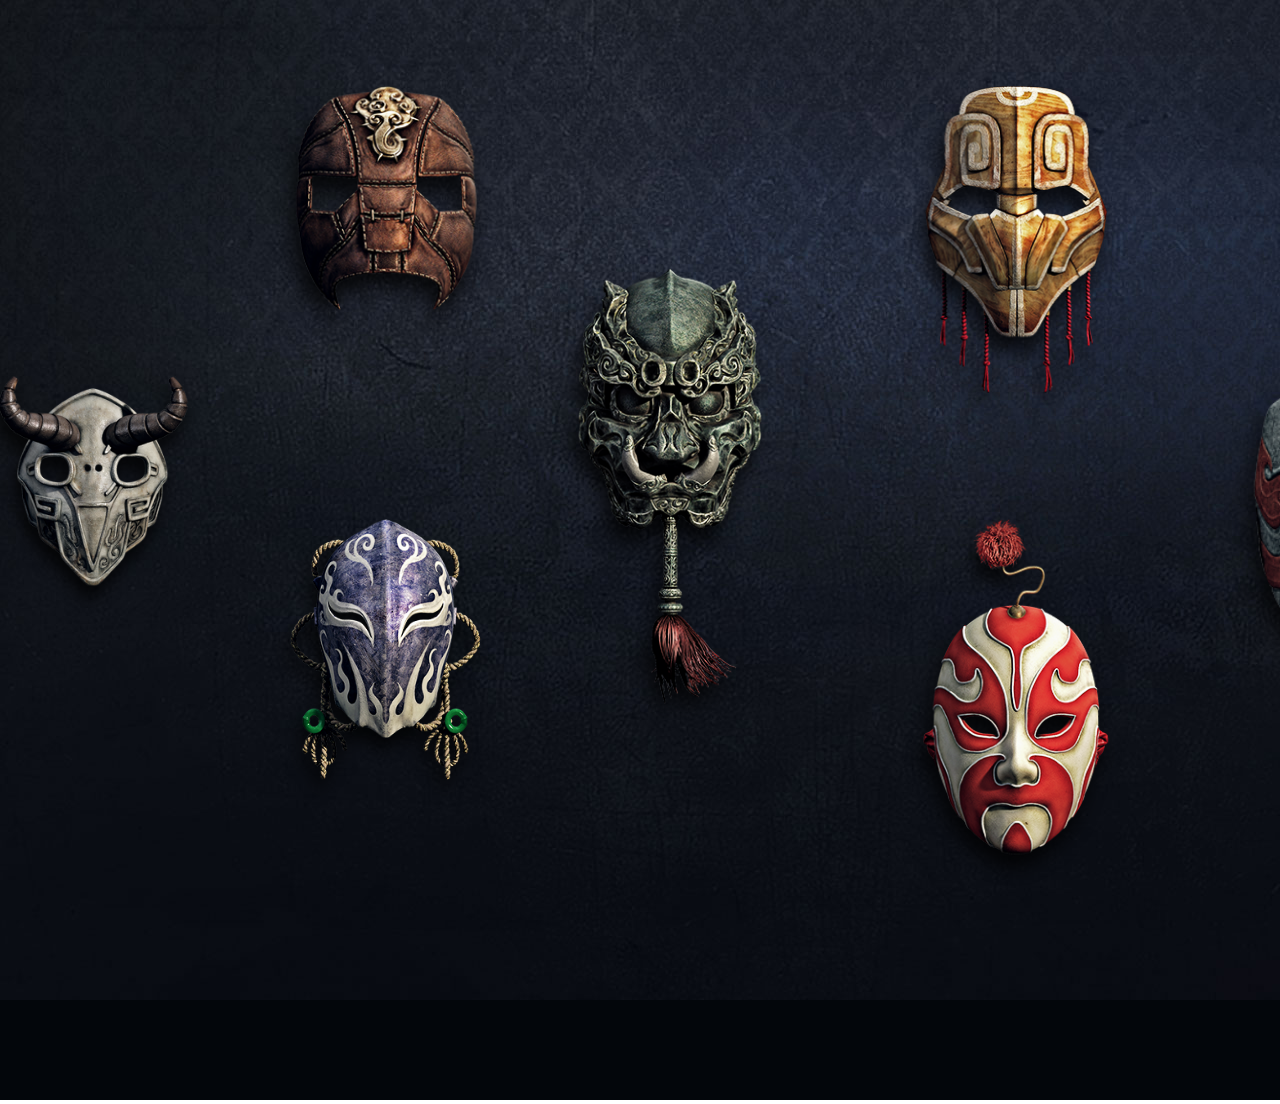
<file: 天涯明月刀/data/mask.html>
<!DOCTYPE html>
<html>
<head lang="en">
    <meta charset="UTF-8">
    <title>天下盟会-天涯明月刀-官方网站-腾讯游戏</title>
    <link rel="shortcut icon" href="../favicon.ico"/>
    <style>
        *{
            margin: 0;
            padding: 0;
        }
        #qrqm {
            position: relative;
            width: 1522px;
            overflow: hidden;
            /*height: 1100px;*/
        }
        #mianju {
            position: absolute;
            top: 0;
            z-index: 3;
            width: 1522px;
            height: 1100px;

        }
        #mianju img:hover{
            cursor:pointer;
        }
        #m-logo {
            position: absolute;
            width: 420px;

            left: 600px;
            top: 200px;
            z-index: 10;
        }
        #m-logo li {
            position: absolute;
            width: 420px;
            display: none;
            overflow: hidden;
        }
        #m-logo li>img {
          visibility: hidden;
            margin-top: 20px;

        }
        #m-logo li div {
            border-bottom: 1px solid gold;
            margin-bottom: 20px;
            width: 420px;
            position: absolute;
            left: -420px;
        }
        #m-logo li span {
           visibility: hidden;
            height: 39px;
            width: 39px;
            position: absolute;
            right: 0px;
            top: 0;
            cursor: pointer;
            transform-origin: 20px 45px;
        }
        #m-logo li span img {
            position: absolute;
            height: 39px;
            width: 39px;
            right: 0;
            top: 25px;
        }

        #guashi {
            position: absolute;
            z-index: 10;
            right: 20px;
            top: 0;
            list-style: none;
            height: 400px;
        }
        #guashi a {
            width: 80px;
            height: 100px;
            position:absolute;
            right:0;
            top:0;
            z-index: 10;
            background:url("../images/spr_n.png") no-repeat;
            transform-origin:40px 0;
        }
        #guashi a:hover {
            animation: go1 2s infinite linear;
        }
        @keyframes go1 {
            0% {
                transform:rotate(0deg)
            }

            25% {
                transform:rotate(20deg)
            }
            50% {
                transform:rotate(0deg)
            }
            75% {
                  transform:rotate(-20deg)
              }
            100% {
                transform:rotate(0deg)
            }
        }
    </style>
</head>
<body>
<div id="qrqm">
    <img src="../images/bigbg-1.jpg" alt=""/>
    <div id="mianju">
        <img src="../images/m0.png" alt="" class="m0"/>
        <img src="../images/m1.png" alt="" class="m1"/>
        <img src="../images/m2.png" alt="" class="m2"/>
        <img src="../images/m3.png" alt="" class="m3"/>
        <img src="../images/m4.png" alt="" class="m4"/>
        <img src="../images/m5.png" alt="" class="m5"/>
        <img src="../images/m6.png" alt="" class="m6"/>
    </div>
    <ul id="m-logo">
       <li>
           <img src="../images/logo0.png" alt=""/><span><img src="../images/close-1.png" alt=""/></span>
           <div></div>
           <img src="../images/textintro0.png" alt=""/>
       </li>
        <li>
            <img src="../images/logo1.png" alt=""/><span><img src="../images/close-1.png" alt=""/></span>
            <div></div>
            <img src="../images/textintro1.png" alt=""/>
        </li>
        <li>
            <img src="../images/logo2.png" alt=""/><span><img src="../images/close-1.png" alt=""/></span>
            <div></div>
            <img src="../images/textintro2.png" alt=""/>
        </li>
        <li>
            <img src="../images/logo3.png" alt=""/><span><img src="../images/close-1.png" alt=""/></span>
            <div></div>
            <img src="../images/textintro3.png" alt=""/>
        </li>
        <li>
            <img src="../images/logo4.png" alt=""/><span><img src="../images/close-1.png" alt=""/></span>
            <div></div>
            <img src="../images/textintro4.png" alt=""/>
        </li>
    </ul>
<div id="guashi">
    <a href="mask.html"></a>
    <a href="#"></a>
    <a href="chronology.html"></a>
    <a href="../index.html"></a>
</div>
</div>
<script src="../js/function.js"></script>
<script>
    var g1=document.getElementById("g1")
    var guashi=document.getElementById("guashi")

//    var gimgs=guashi.getElementsByTagName("img")
        var as=guashi.getElementsByTagName("a")

    for (var i = 0; i < as.length; i++) {
        as[i].index=i;
//        as[i].translateOrigin="50px"+ +i*90+"px";


      as[i].style.top=i*100+"px";
        as[i].style.backgroundPositionY=-i*100+"px";
        as[i].onmouseover= function () {
            if(this.index==0){
                this.style.backgroundPositionX=0+"px";
            }else{
                this.style.backgroundPositionX=-100+"px";
            }

        };
        as[i].onmouseout= function () {
            if(this.index==0){
                this.style.backgroundPositionX=-100+"px";
            }else{
                this.style.backgroundPositionX=0+"px";
            }

        }
    }
as[0].style.backgroundPositionX=-100+"px"
//    g1.onmouseover= function () {
//        this.filters.gray.enabled=false
//    }
//    #m-logo li span:hover{
//        transform-origin: 20px 45px;
//        transform:rotate(45deg)
//    }


    var qrqm=document.getElementById("qrqm")
    var mianju=document.getElementById("mianju")
    var logos=document.getElementById("m-logo").children
    var imgs=mianju.children

    var spans=document.getElementById("m-logo").getElementsByTagName("span")
    for (var i = 0; i < spans.length; i++) {
        var timer12
      spans[i].onmouseover= function () {
          var that=this
          var du=0
          timer12=setInterval(
                  function () {
                      du+=45
                      that.style.transform="rotate("+du+"deg)"
                  },100
          )
      }
        spans[i].onmouseout= function () {
            this.style.transform="rotate(0deg)"
            clearInterval(timer12)
        }
    }

    for (var i = 0; i < imgs.length; i++) {
      imgs[i].style.position="absolute"
        imgs[i].style.width=220+"px"
    }
    imgs[0].style.top="373px"
    imgs[0].style.left="-20px"
    imgs[1].style.top="81px"
    imgs[1].style.left="272px"
    imgs[2].style.top="516px"
    imgs[2].style.left="272px"
    imgs[3].style.top="265px"
    imgs[3].style.left="556px"
    imgs[4].style.top="81px"
    imgs[4].style.left="902px"
    imgs[5].style.top="516px"
    imgs[5].style.left="902px"
    imgs[6].style.top="373px"
    imgs[6].style.left="1226px"
    var arrx=[272,272,556,902,902]
    var arry=[81,516,265,81,516]
    var flag=true
    qrqm.onmouseover= function () {
            document.body.onmousemove=function(e){
                e=e||window.event
                if(flag){
                    var x= e.clientX
                    var y= e.clientY+myScroll().scrollTop
                    var imgsx=100*x/1353
                    var imgsy=100*y/553
                    for (var i = 1; i < imgs.length-1; i++) {
                        biansu(imgs[i],{left:arrx[i-1]-imgsx,top:arry[i-1]-imgsy},null,20)
                    }
                }

            }
        for (var i = 1; i < imgs.length-1; i++) {
            imgs[i].index=i-1
          imgs[i].onclick= function (e) {
              if(flag==false){
                  return
              }
//              mianju.mousemove=null
                flag=false
//              document.body.removeEventListener("mousemove", yidong);
              e=e||window.event
              var x= e.clientX
              var y= e.clientY+myScroll().scrollTop
              var imgsx=100*x/1353
              var imgsy=100*y/553
              var that=this
              for (var i = 1; i < imgs.length-1; i++) {
                imgs[i].style.opacity=0.4
                  imgs[i].style.width="160px"
              }
              this.style.opacity=1
              this.style.width="220px"
              biansu(imgs[3],{top:arry[this.index],left:arrx[this.index]}, null,20)
              biansu(this, {top: 200, left: 380},
                      function () {
                          logos[that.index].style.display="block"
                          biansu(logos[that.index].children[2],{left:0}, function () {

                              for (var i = 0; i < logos[that.index].children.length; i++) {
                                  logos[that.index].children[i].style.visibility="visible"
                              }
                              logos[that.index].children[1].onclick= function () {
                                  for (var i = 0; i < logos[that.index].children.length; i++) {
                                      logos[that.index].children[i].style.visibility = "hidden"
                                  }
                                  logos[that.index].children[2].style.visibility="visible"
                                  biansu(logos[that.index].children[2],{left:-400}, function () {

                                      logos[that.index].children[2].style.left = "-400px"
                                      logos[that.index].style.display="none"
                                      for (var i = 1; i < imgs.length - 1; i++) {
                                          biansu(imgs[i], {left: arrx[i - 1], top: arry[i - 1]}, function () {
                                              for (var i = 1; i < imgs.length-1; i++) {
                                                  biansu(imgs[i],{left:arrx[i-1]-imgsx,top:arry[i-1]-imgsy,opacity:1,width:220}, function () {
                                                      flag=true
                                                  },20)
                                              }
                                          }, 20)
                                      }
                                  },20)
                              }
                          },20)
                      }
                      , 20)
          }
        }
    }
    function myScroll() {
        return {
            scrollLeft: window.pageXOffset || document.documentElement.scrollLeft || document.body.scrollLeft,
            scrollTop: window.pageYOffset || document.documentElement.scrollTop || document.body.scrollTop
        }
    }

</script>
</body>
</html>
</file>
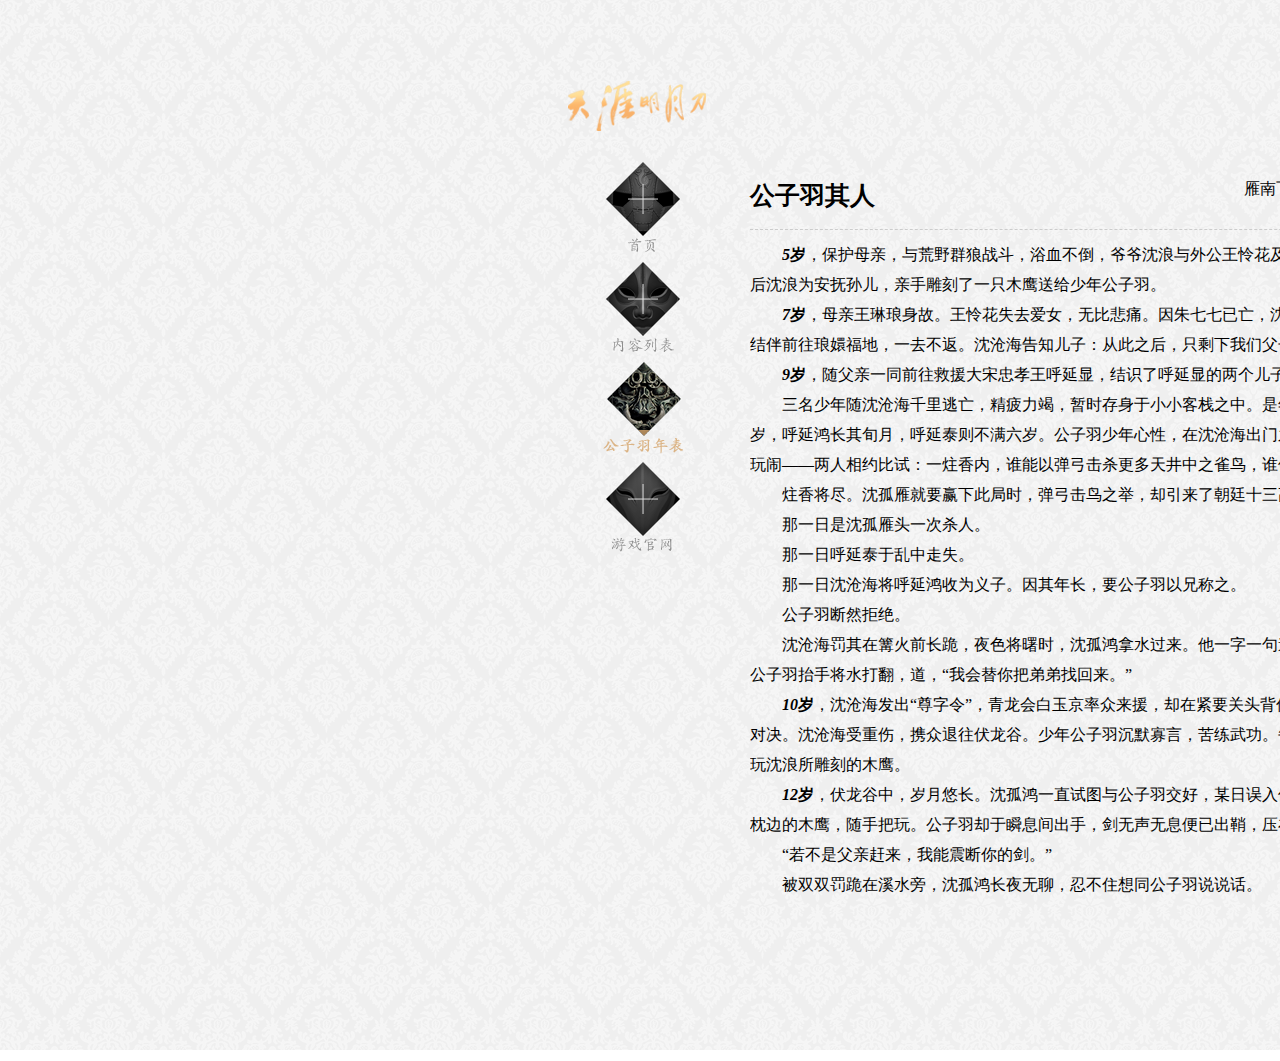
<file: 天涯明月刀/data/person.html>
<!DOCTYPE html>
<html>
<head lang="en">
    <meta charset="UTF-8">
    <title>天下盟会-天涯明月刀-官方网站-腾讯游戏</title>
    <link rel="shortcut icon" href="../favicon.ico"/>
    <style>
        * {
            margin: 0;
            padding: 0;
        }
        #gongziyu {
            position: relative;
            width: 1522px;
            height: 1050px;
            background: url("../images/bg.png");
        }
        #banxin {
            position: absolute;
            width: 942px;
            height: 1050px;
            top: 0;
            z-index: 20;
            left:-1522px
            /*background: pink;*/
        }
        #banxin .logo {
            margin-top: 81px;
        }
        #guashi {
            position: absolute;
            z-index: 10;
            left: 115px;
            top: 162px;
            list-style: none;
            height: 400px;
        }
        #guashi a {
            width: 80px;
            height: 100px;
            position:absolute;
            right:0;
            top:0;
            z-index: 10;
            background:url("../images/spr_n.png") no-repeat;
            transform-origin:40px 0;
        }
        #guashi a:hover {
            animation: go1 0.5s infinite linear;
        }
        @keyframes go1 {
            0% {
                transform:rotate(0deg)
            }

            25% {
                transform:rotate(20deg)
            }
            50% {
                transform:rotate(0deg)
            }
            75% {
                transform:rotate(-20deg)
            }
            100% {
                transform:rotate(0deg)
            }
        }

        #banxin .wenzhang {
            margin-top: 44px;
            margin-left: 182px;

        }
        #banxin .wenzhang .top {
            height: 50px;
            width: 662px;
            border-bottom: 1px dashed #CCCCCC;
        }
        #banxin .wenzhang .top h3 {
            float: left;
            font-size: 25px;
        }
        #banxin .wenzhang .top a {
            float: right;
            text-decoration: none;
            margin-right: 20px;
            color: #000;
        }
        #banxin .wenzhang .content {
            width: 662px;
            height: 660px;
            overflow-y: scroll;
            outline: none;
            margin-top: 10px;
            line-height: 30px;
            text-indent:2em;

        }
        #gongzi{
            position: absolute;
            left: -1902px;
            top: 0;
        }
    </style>
</head>
<body>
<div id="gongziyu">

    <div id="banxin">
        <div class="logo">
            <a href="#"><img src="../images/logo-4.png" alt=""/></a>
        </div>
        <div id="guashi">
            <a href="mask.html"></a>
            <a href="#"></a>
            <a href="chronology.html"></a>
            <a href="../index.html"></a>
        </div>
        <div class="wenzhang">
            <div class="top">
                <h3>公子羽其人</h3>
                <a href="#">明月心篇</a>
                <a href="#">雁南飞篇</a>
            </div>
            <div class="content">

                <p><strong><em class="emt">5</em>岁</strong>，保护母亲，与荒野群狼战斗，浴血不倒，爷爷沈浪与外公王怜花及时赶来救之，之后沈浪为安抚孙儿，亲手雕刻了一只木鹰送给少年公子羽。</p>
                <p><strong><em class="emt">7</em>岁</strong>，母亲王琳琅身故。王怜花失去爱女，无比悲痛。因朱七七已亡，沈浪决定与王怜花结伴前往琅嬛福地，一去不返。沈沧海告知儿子：从此之后，只剩下我们父子了。</p>
                <p><strong><em class="emt">9</em>岁</strong>，随父亲一同前往救援大宋忠孝王呼延显，结识了呼延显的两个儿子。</p>
                <p>三名少年随沈沧海千里逃亡，精疲力竭，暂时存身于小小客栈之中。是年公子羽刚满九岁，呼延鸿长其旬月，呼延泰则不满六岁。公子羽少年心性，在沈沧海出门之时，便与呼延鸿玩闹——两人相约比试：一炷香内，谁能以弹弓击杀更多天井中之雀鸟，谁便叫谁大哥。</p>
                <p>炷香将尽。沈孤雁就要赢下此局时，弹弓击鸟之举，却引来了朝廷十三高手。</p>
                <p>那一日是沈孤雁头一次杀人。</p>
                <p>那一日呼延泰于乱中走失。</p>
                <p>那一日沈沧海将呼延鸿收为义子。因其年长，要公子羽以兄称之。</p>
                <p>公子羽断然拒绝。</p>
                <p>沈沧海罚其在篝火前长跪，夜色将曙时，沈孤鸿拿水过来。他一字一句道，“我不怪你。”公子羽抬手将水打翻，道，“我会替你把弟弟找回来。”</p>
                <p><strong><em class="emt">10</em>岁</strong>，沈沧海发出“尊字令”，青龙会白玉京率众来援，却在紧要关头背信弃义，与沈沧海对决。沈沧海受重伤，携众退往伏龙谷。少年公子羽沉默寡言，苦练武功。每到深夜常独自把玩沈浪所雕刻的木鹰。</p>
                <p><strong><em class="emt">12</em>岁</strong>，伏龙谷中，岁月悠长。沈孤鸿一直试图与公子羽交好，某日误入他的房间，见到被枕边的木鹰，随手把玩。公子羽却于瞬息间出手，剑无声无息便已出鞘，压在沈孤鸿之咽喉。</p>
                <p>“若不是父亲赶来，我能震断你的剑。”</p>
                <p>被双双罚跪在溪水旁，沈孤鸿长夜无聊，忍不住想同公子羽说说话。</p>
                <p>“在你震断我剑身的时候，剑尖定已刺入你咽喉。”</p>
                <p>“你会这么做么？”</p>
                <p>“什么？”</p>
                <p>“真的刺死我。”</p>
                <p>“不会。”公子羽认真看他，“等我击败白玉京，帮你找回弟弟，然后我们就痛痛快快打一架。”</p>
                <p>“若我赢了，你会痛痛快快叫我大哥？”</p>
                <p>公子羽冷哼了一声。</p>
                <p>心结已在，岁月难解。他公子羽想要做到之事，穷尽一生，亦一定要做到。绝对不会，半途而废。</p>
                <p><strong><em class="emt">14</em>岁</strong>，公子羽练成沈浪晚年之大成：沧海六合。</p>
                <p>有些人，就算一生一世将他绑在幽谷之中，他的心，亦永远向着江湖。</p>
                <p>有些人，即便时时刻刻身处江湖漩涡之中，他的心，却永远渴望着宁静。</p>
                <p>沈沧海内伤沉重，已无法维持。江湖生生死死，浪子本不放在心上。但如今追随者众，必要有个交代。临终之前，沈沧海将伏龙谷交托给沈孤鸿，更要沈孤鸿照拂公子羽，若有可能，尽量助其化解心中执着，释然于江湖之中。沈孤鸿知晓义父心意，对沈沧海发誓：无论发生任何事，他都会保护公子羽。</p>
                <p><strong><em class="emt">15</em>岁</strong>，沈沧海不治，公子羽在父亲葬礼上提出与沈孤鸿比武决定谷主之位，沈孤鸿拒绝，并道自己受沈家深恩，公子羽要的东西他绝不相争，他亦向沈沧海发誓要保护公子羽，故而，绝不会与公子羽动手。公子羽终于爆发，更于激愤之下错手击碎父亲棺木。</p>
                <p>虽为错手，但毕竟是大逆不道之事。公子羽无颜留在伏龙谷，深夜出走。</p>
                <p>他生在东海，见惯了百舸争流、百川归海的景象。他要去江湖，去那海阔天高的天地之中，去成就他自己，去完成一番事业，去实现他的誓言。</p>
                <p><strong><em class="emt">16</em>岁</strong>，公子羽前往唐门盗取傀儡术书时，偶遇唐蓝。</p>
                <p>唐门试图与各大派联姻，欲将唐蓝嫁予神威韩学信。唐蓝拒嫁，与公子羽约定，如公子羽能带她离开唐门，就替公子羽盗出傀儡术书。</p>
                <p>唐门高手如云，两人终双双被擒。唐蓝为救公子羽，甘愿被逐出唐门。</p>
                <p>公子羽满身伤痕与唐蓝离开唐门，在夕阳下立誓，今日她所失去的一切，他日必会全部取回。</p>

                <p>两人终踏出唐门地界时夕阳已落，唐蓝仰头望住夜空。</p>
                <p>“从今以后，我就叫明月心。”</p>
                <p>“沧海月明珠有泪，蓝田日暖玉生烟。好名字。”白衣少年侧首看她，轮廓被月色勾勒，“给我也取一个吧。”</p>
                <p>“……鸿雁其飞，肃肃其羽。你叫沈羽吧。”</p>
                <p>“公子羽。”</p>
                <p>“什么？”</p>
                <p>“我要叫公子羽。”</p>
                <p>“为什么？哪有人姓公的？”</p>
                <p>公子羽微笑道，“这样就能常常听你叫我公子了，多甜。”</p>
                <p>明月心瞪大眼睛看他。</p>

                <p>——唐蓝自此刻，爱上公子羽。</p>
                <p><strong><em class="emt">20</em>岁</strong>，公子羽横空出世，剑挑青龙会方龙香，结束了武林中长达十年的动荡。</p>
                <p>四大盟主以仅次于“尊字令”的“望字令”相赠。公子羽接令，无声而笑，反手将铁牌掷入了深渊之中。</p>
                <p>当年铁牌背后，是白玉京背信弃义的一战。</p>
                <p>今日铁牌又现，仿佛一个讽刺，提醒公子羽江湖中人的虚伪。</p>

                <p>公子羽拒绝了武林中人梦寐以求的望字令，更以绝顶轻功离开青龙之巅，在江湖上传为佳话，更得享“武林第一人”之名号。</p>
                <p>但四大盟主之一、天下第一智者百晓生，却自公子羽之身手中看出其来历。</p>
                <p>不久之后，在百晓生刻意安排之下，公子羽和明月心与其结交，并定下青龙重生之约。在百晓生的帮助下，公子羽暗中戴上青龙面具，本被公子羽剿灭的强大组织，如今却被取而代之，纳入公子羽的掌控之中。</p>
                <p><strong><em class="emt">23</em>岁</strong>，公子羽出手解决天风流再度入侵中原之困。</p>
                <p>同年，天香白云轩出师，下山行走时偶为公子羽所救，从此一片倾心，成为公子羽之红颜知己。明月心因此出走，醉后遇秋水清，与其共度一夜，随后却又销声匿迹。之后秋水清对伊人念念不忘，却不知其究竟是何身份。因明月心当时曾随口自称姓卓，故而之后秋水清遇到烟花女子卓玉贞时，以其作为明月心之替代品，纳为外室，生下独子秋小清。</p>
                <p><strong><em class="emt">25</em>岁</strong>，公子羽斩断与白云轩之情愫。白云轩慕其君子情怀，表示永仰公子风采，如需驱策，尽管吩咐。其后更自愿投身青龙会，成为公子羽的重要助力。公子羽设计小小伎俩，讨得明月心欢心，终于与明月心重归于好。两人重回当年唐门后山荒郊上看夕阳。公子羽言，兑现诺言的时辰已到。</p>
                <p><strong><em class="emt">26</em>岁</strong>，公子羽与明月心设计唐门内斗，尔后围攻，试图助唐蓝回归唐门，接掌门主。真正的唐门子弟从不用毒，但危急时刻，唐蓝之兄唐太岳违背祖训，对两人使用了唐门禁药：冥河水之毒。公子羽以全数功力助唐蓝逼出毒素，自己却因逼毒不及，一头青丝化为白发。</p>
                <p>而唐太岳因违背祖训，愧悔之下，自我放逐。唐蓝与唐太岳之母王郅君被逼无奈，只好出面打理唐门事务。</p>
                <p><strong><em class="emt">28</em>岁</strong>，明月心为助公子羽取得白发返黑之药，在天山大开杀戒，惹恼魔教之人，被围攻至重伤。公子羽援救她的途中，路遇少年侠客燕南飞，一个计划在他心中成型：青龙会之龙首，历来都佩戴青铜面具。只要戴上面具，谁都可以是龙首，谁都可以是“公子羽”。而武林真正的掌控之人，却不会改变。</p>
                <p><strong><em class="emt">30</em>岁</strong>，燕南飞逐渐接掌青龙会之事。明月心提议陪伴公子羽一同回伏龙谷散心，公子羽拒绝，告知明月心：自己要先为沈孤鸿找回弟弟，两不相欠之后再堂堂正正与沈孤鸿比武，杀沈孤鸿，拿回家业。</p>
                <p><strong><em class="emt">33</em>岁</strong>，白云轩告知公子羽，白玉京之神仙眷侣袁紫霞重现江湖，白玉京应当尚在人间。</p>
                <p>公子羽翻阅青龙卷，得出结论：白玉京看似风趣豁达，实际上却是崇尚天道的冷淡之人，对名、利、义、誉都无执念。但观其一生，唯独对于江湖传闻中的宝藏、秘笈、文物、奇珍有着超乎常人的兴趣。</p>
                <p>明月心私下询问百晓生，天下间何者奇珍秘笈最有可能吸引白玉京？百晓生给到两样：孔雀翎与大悲赋。</p>
                <p><strong><em class="emt">34</em>岁</strong>，公子羽前往父亲生前好友丁家作客，得知丁家大小姐丁灵琳追随李寻欢之徒叶开闯荡江湖。公子羽调查叶开傅红雪两人背景，赫然发现，傅红雪与百晓生所提及的两样物品均有关联，即将成为他整个计划中的关键人物。</p>
            </div>
        </div>
    </div>
    <div id="gongzi">
        <img src="../images/person_gzy.png" alt=""/>
    </div>
</div>
<script src="../js/function.js"></script>
<script>

    var banxin=document.getElementById("banxin")

    var guashi=document.getElementById("guashi")
    var gongzi=document.getElementById("gongzi")
    biansu(banxin,{left:624}, function () {
        biansu(gongzi,{left:-500},null,20)
    },20)

    //    var gimgs=guashi.getElementsByTagName("img")
    var as=guashi.getElementsByTagName("a")

    for (var i = 0; i < as.length; i++) {
        as[i].index=i;
//        as[i].translateOrigin="50px"+ +i*90+"px";


        as[i].style.top=i*100+"px";
        as[i].style.backgroundPositionY=-i*100+"px";
        as[i].onmouseover= function () {
            if(this.index==2){
                this.style.backgroundPositionX=0+"px";
            }else{
                this.style.backgroundPositionX=-100+"px";
            }

        };
        as[i].onmouseout= function () {
            if(this.index==2){
                this.style.backgroundPositionX=-100+"px";
            }else{
                this.style.backgroundPositionX=0+"px";
            }

        }
    }
    as[2].style.backgroundPositionX=-100+"px"
</script>
</body>
</html>
</file>
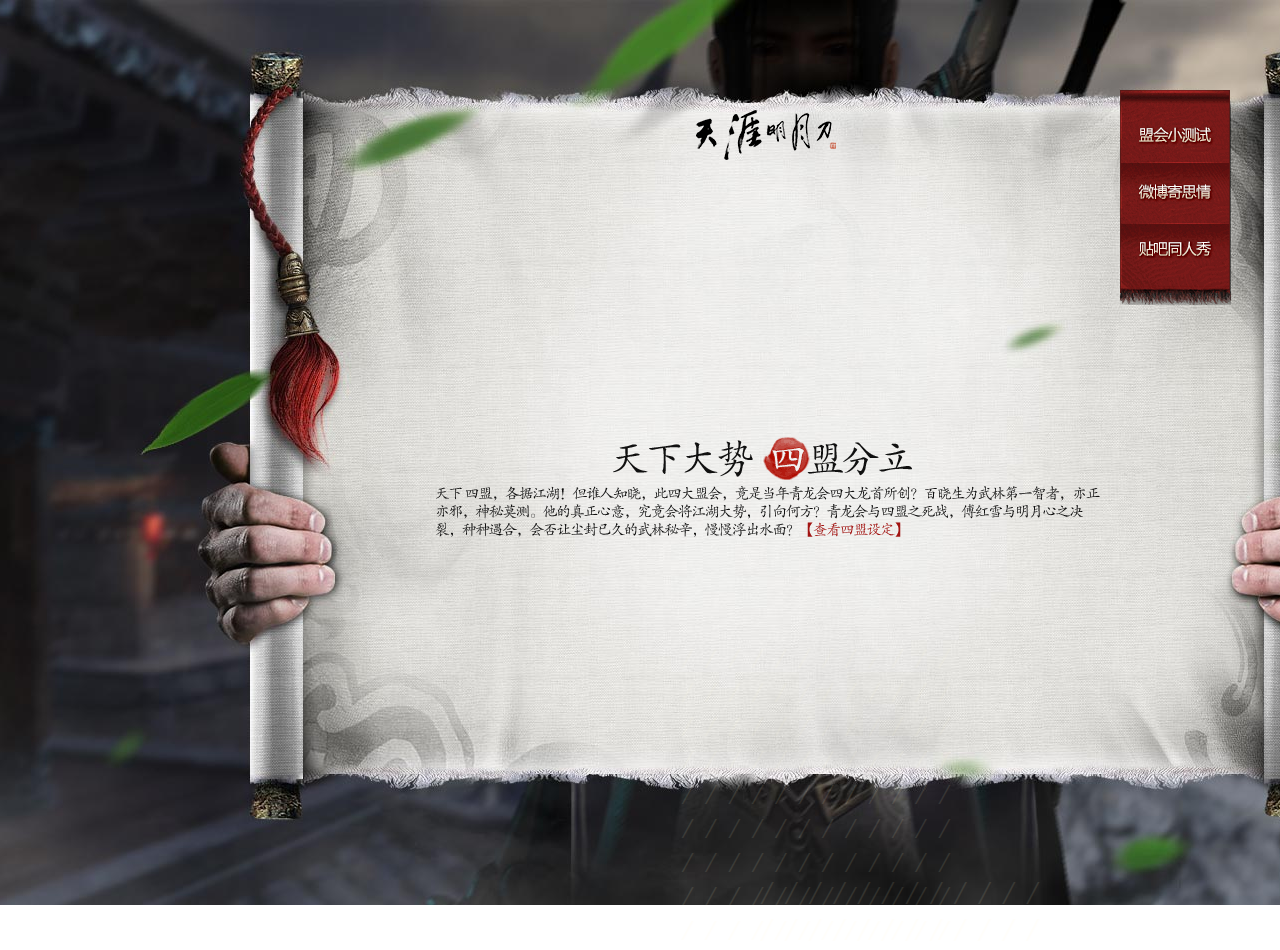
<file: 天涯明月刀/data/rule.html>
<!DOCTYPE html>
<html>
<head lang="en">
    <meta charset="UTF-8">
    <title>天下盟会-天涯明月刀-官方网站-腾讯游戏</title>
    <link rel="shortcut icon" href="../favicon.ico"/>
    <style>
        *{
            margin: 0;
            padding: 0;
        }
        #txmh {
            position: relative;
        }
        #yu p {
            position: absolute;
            color: #fff9d4;
            letter-spacing: 15px;
            opacity: 0.1;
            font-style:italic;
            word-wrap: break-word;
        }
        #yu {
            position: absolute;
            height: 950px;
            width: 1522px;
            /*background: #CCCCCC;*/
            overflow: hidden;
        }

        #neirong {
            /*width: 1920px;*/
            width: 1522px;
            height: 905px;
            background: url("../images/bg-111.jpg") no-repeat -177px,0;
            /*background-size: 1366px;*/
            position: relative;

        }
        #neirong .top {
            position: absolute;
            z-index: 2;
            background: url("../images/slogn.png") no-repeat 0 0;
            width: 664px;
            height: 52px;
            left: 50%;
            margin-left: -325px;
            top: 100px;
            display: none;
            z-index: 5;
        }
        #neirong .center {
            position: absolute;
            background: url("../images/slogn.png") no-repeat 0;
            background-size: 1992px;
            display: none;
            z-index: 5;
        }
        #neirong .bottom {
            position: absolute;
            z-index: 5;
            background: url("../images/slogn.png") no-repeat 0 -246px;
            width: 664px;
            height: 101px;
            left: 50%;
            margin-left: -325px;
            top: 446px;
            display: none;
        }
        #neirong .tu1 {
            background: url("../images/esshi-1.png") no-repeat;
            position: absolute;
            background-size: 225px;
            display: none;
            z-index: 5;
        }
        #neirong .tu2 {
            background: url("../images/esshi-1-1.png") no-repeat;
            position: absolute;
            background-size: 225px;
            display: none;
            z-index: 5;
        }
        #neirong .tu3 {
            background: url("../images/esshi-1-2.png") no-repeat;
            position: absolute;
            background-size: 225px;
            display: none;
            z-index: 5;
        }
        #neirong .tu4 {
            background: url("../images/esshi-1-3.png") no-repeat;
            position: absolute;
            background-size: 225px;
            display: none;
            z-index: 5;
        }
        #neirong .tu5 {
            background: url("../images/flag.png") no-repeat -295px 0;
            position: absolute;
            display: none;
            z-index: 5;
        }
        #tubiao {
            background: url("../images/flag.png") no-repeat -8px 0;
            width: 111px;
            height: 215px;
            position: absolute;
            left: 1120px;
            top: 90px;
            z-index: 5;
        }
        #tubiao a {
            display: block;
            text-decoration: none;
        }
        #tubiao .tubiao1 {
            background: url("../images/flag.png") no-repeat -134px 0;
            width: 111px;
            height: 74px;
            opacity: 0;
        }
        #tubiao a:hover {
            opacity: 1;
        }
        #tubiao .tubiao2 {
            background: url("../images/flag.png") no-repeat -134px -74px;
            width: 111px;
            height: 61px;
            opacity: 0;
        }
        #tubiao .tubiao3 {
            background: url("../images/flag.png") no-repeat -134px -135px;
            width: 111px;
            height: 65px;
            opacity: 0;
        }
        /*#neirong img {*/
            /*position: absolute;*/
            /*left: -277px;*/
        /*}*/
        
    </style>
    <script src="../js/function.js"></script>
</head>
<body>
<div id="txmh">
    <div id="neirong">

        <div class="top">
        </div>
        <div class="bottom">
        </div>
       <div id="tubiao">
           <a href="#" class="tubiao1"></a>
           <a href="#" class="tubiao2"></a>
           <a href="#" class="tubiao3"></a>
       </div>
        <div id="yu">
    </div>

</div>

<script>
    var txmh=document.getElementById("txmh")
    var neirong=document.getElementById("neirong")
    var ww=window.innerWidth
    var wh=window.innerHeight
    txmh.style.width=ww+"px"
    txmh.style.position="relative"
    function Sizetu(options){
        this.width=options.width
        this.height=options.height
        this.left=options.left||"50%"
        this.top=options.top
        this.marginLeft=options.marginLeft||0
        backgroundSize=options.backgroundSize
        this.position="absolute"
        this.zIndex=options.zIndex||2
        this.backgroundPositionY=options.backgroundPositionY
        this.elements
        this.fu=options.fu
        this.bei=options.bei||1
        this.className=options.className
        this.init()
    }
    Sizetu.prototype.init= function () {
        this.elements=document.createElement("div")
        var div=this.elements
        div.className=this.className
        div.style.width=this.width*this.bei+"px"
        div.style.height=this.height*this.bei+"px"
        div.style.top=this.top+"px"
        div.style.left=this.left
        div.style.backgroundPositionY=this.backgroundPositionY*this.bei+"px"
        div.style.marginLeft=this.marginLeft+"px"
        div.style.backgroundSize=this.backgroundSize*this.bei+"px"
        this.fu.appendChild(div)

    }
    var cSize=new Sizetu({width:1992,height:507,marginLeft:-996,top:160,fu:neirong,backgroundPositionY:-165,className:"center", })
    var csize1=new Sizetu({width:225,height:225,left:"370px",top:600,className:"tu1",fu:neirong,bei:2})
    var csize2=new Sizetu({width:225,height:225,left:"560px",top:600,className:"tu2",fu:neirong,bei:2})
    var csize3=new Sizetu({width:225,height:225,left:"850px",top:600,className:"tu3",fu:neirong,bei:2})
    var csize4=new Sizetu({width:225,height:225,left:"1040px",top:600,className:"tu4",fu:neirong,bei:2})

    var timer1=setTimeout(function () {
        neirong.children[0].style.display='block'
        neirong.children[1].style.display='block'
        biansu(neirong.children[0],{top:150},null,100)
        biansu(neirong.children[1],{top:396},null,100)
        clearTimeout(timer1)
        var timer2=setTimeout(function () {
            var timer3=setInterval(function () {
                if(num==1){
                    csize1.elements.style.display="block"
                    biansu(csize1.elements,{width:180,height:180,top:520,backgroundSize:180},null,20)
                }
                else if(num==2){
                    csize2.elements.style.display="block"
                    biansu(csize2.elements,{width:180,height:180,top:520,backgroundSize:180},null,20)
                }
                else if(num==3){
                    csize3.elements.style.display="block"
                    biansu(csize3.elements,{width:180,height:180,top:520,backgroundSize:180},null,20)
                }
                else if(num==4){
                    csize4.elements.style.display="block"
                    biansu(csize4.elements,{width:180,height:180,top:520,backgroundSize:180},null,20)
                }
                else if(num==5){
                    var csize5=new Sizetu({width:124,height:126,left:"730px",top:555,className:"tu5",fu:neirong})
                    csize5.elements.style.display="block"
                }
                else {
                    clearTimeout(timer2)
                    clearInterval(timer3)
                    var timer4=setTimeout(function () {
                        cSize.elements.style.display="block"
                        jiasu(cSize.elements,{backgroundPositionY:-52,width:664,top:202,height:194,marginLeft:-332,backgroundSize:664 }, null,10,10)
                        clearInterval(timer4)
                    },500)
                    var timer5=setTimeout(function () {
                        biansu(neirong,{left:-30}, function () {
                            biansu(neirong,{left:30}, function () {
                                biansu(neirong,{left:0}, function () {
                                    clearInterval(timer5)
                                })
                            })
                        })
                    },660)
                }
                num++
            },400)
        },1000)
    },500)

    var num=1
    var yu =document.getElementById("yu")
    var timer6=null
    var yudi=document.getElementsByClassName("yudi")
    timer6=setInterval(function () {
            var p=document.createElement("p")
            p.className="yudi"
            p.innerText="/////////////" +
                    "/////////////////////////////" +
                    "//////////////////////////" +
                    "/////////////////////" +
                    "/////////////////////"
//            p.style.height="200px"
            p.style.width="300px"
            p.style.fontSize=Math.floor(Math.random()*30+10)+"px"
            x=Math.random()*2000-200
            y=x/2
            p.style.left=x+"px"
            p.style.top=-300+"px"
            yu.appendChild(p)
            if(x<683){
                biansu(p,{left:x-600,top:1500}, function () {
                    yu.removeChild(p)
                },5)
            }else{
                biansu(p,{left:x-700,top:1500},function () {
                    yu.removeChild(p)
                },5)
            }

    },20)


    //    52 664 194
</script>
</body>
</html>
</file>
<file: 天涯明月刀/css/chronology.css>
*{
    margin: 0;
    padding: 0;
}
ul{
    list-style: none;
}
a{
    text-decoration: none;
    color: #232323;
}
i,em{
    font-style: normal;
}

#beiJing{
    background: url("../images/bg.png");
    position: relative;
    height: 768px;
    overflow: hidden;
}
#beiJing #main{
    width: 1000px;
    margin:0 auto;
    height: 650px;
    position: relative;
    top: -1000px;
}
#beiJing #main .logo{
    position: absolute;
    width: 130px;
    height: 50px;
    top: -60px;
    left: 50px;
}


#guashi {
    position: absolute;
    z-index: 10;
    top: 20px;
    left:160px;
    list-style: none;
    height: 400px;
}
#guashi a {
    width: 80px;
    height: 100px;
    position:absolute;
    right:0;
    top:0;
    z-index: 10;
    background:url("../images/spr_n.png") no-repeat;
    transform-origin:40px 0;
}
#guashi a:hover {
    animation: go1 2s infinite linear;
}
@keyframes go1 {
    0% {
        transform:rotate(0deg)
    }

    25% {
        transform:rotate(20deg)
    }
    50% {
        transform:rotate(0deg)
    }
    75% {
        transform:rotate(-20deg)
    }
    100% {
        transform:rotate(0deg)
    }
}
#guanxi{
    width: 670px;
    height: 520px;
    background: url("../images/bg_tree.png")no-repeat;
    margin-left: 220px;
    position: relative;
}
#guanxi ul li{
    position: absolute;
    /*background-color: aqua;*/
    opacity: 0;
    cursor: pointer;
}
#guanxi ul li:hover{
    opacity: 1;
}
#guanxi ul .mt_gzy{
    top: 130px;
    left: -44px;
}
#guanxi ul .mt_ynf{
    top: 258px;
    left: 333px;
}
#guanxi ul .mt_myx{
    top: -60px;
    left: 350px;
}
#guanxi ul .mt_byx{
    top: -77px;
    left: -17px;
}
#guanxi ul .mt_byj{
     top: 354px;
     left: -5px;
 }
#guanxi ul .mt_bxs{
    top: -87px;
    left: 103px;
}
#guanxi ul .mt_fhx{
    top: 135px;
    left: 331px;
}
#guanxi ul .mt_sgh{
    top: 328px;
    left: 166px;
}
#guanxi ul .mt_qsq{
    top: -120px;
    left: 581px;
}
#guanxi ul .mt_zt{
    top: 23px;
    left: 585px;
}
#guanxi ul .mt_yk{
    top: 115px;
    left:585px;
}
#guanxi ul .mt_lxj{
    top: 240px;
    left: 585px;
}
#main .flood{
    position: absolute;
    bottom: 0;
    left: 215px;
}
#main .flood>div{
    width: 223px;
    height: 120px;
    float: left;

}
#r{
position: absolute;
    right: -700px;
    top: 80px;
}
#l{
position: absolute;
    left: -700px;
    top: 80px;
}
</file>
<file: 天涯明月刀/css/style.css>
* {
	margin: 0;
	padding: 0;
}

em,i {
	font-style: normal;
}

li {
	list-style: none
}

img {
	border: 0;
	vertical-align: middle
}

button {
	cursor: pointer
}

a {
	color: #000;
	text-decoration: none
}



button,input {
	font-family: Microsoft YaHei,tahoma,arial,Hiragino Sans GB,\\5b8b\4f53,sans-serif
}

body {
	-webkit-font-smoothing: antialiased;
	background-color: #f6f6f6;
	font: 12px/1.5 Microsoft YaHei,tahoma,arial,Hiragino Sans GB,\\5b8b\4f53,sans-serif;
	color: #666
}

.hide,.none {
	display: none
}

.clearfix:after {
	visibility: hidden;
	clear: both;
	display: block;
	content: ".";
	height: 0
}

.clearfix {
	*zoom: 1
}

/* 版心 */
.container {
	width: 1282px;
	margin:0 auto;
}
.centrality{
	width:1000px;
	margin:0 auto;
}

/* 左右浮动的模块 */
.fl {
	float: left;
}

.fr {
	float: right !important;
}


/* 字体图标 */
@font-face {
	font-family: 'iconfont';
	src: url('fonts/iconfont.eot');
	src: url('fonts/iconfont.eot?#iefix') format('embedded-opentype'),
	url('fonts/iconfont.woff') format('woff'),
	url('fonts/iconfont.ttf') format('truetype'),
	url('fonts/iconfont.svg#iconfont') format('svg');
}

/* 字体图标 */
.font-icon {
	font-family: 'iconfont';
}


/* 表单元素的初始化 */
input {
	border:none;
	outline: none;
}
</file>
<file: 天涯明月刀/css/main.css>
/*----------------------------header-----------------------*/
body {
    background: url("../images/bg20170704.jpg") no-repeat 50% 0;
}


#header .container {
    padding-top: 20px;
    position: relative;
    height: 380px;
}
#header .container .h-l img{
    width: 194px;
    height: 72px;
}
#header .container .h-r ul li {
    float: left;
    margin-left: 20px;
}
#header .container .h-r{
    margin-top: 25px;
    text-align: center;
}
#header .container .h-r ul li span {
    font-size: 16px;
    width: 85px;
    height: 40px;
    cursor: default;
}
#header .container .h-r ul li dl dt {
    font-size: 16px;
    width: 85px;
    height: 40px;
    cursor:default;
}
#header .container .h-r ul li dl dd:hover a{
    color: #2fc3a3;
}
#header .container .h-r ul li dl dd{
    height: 25px;
}
#header .container .h-d {
    position: absolute;
    right: 0px;
    top: 200px;
}

/*---------------------banner------------------------*/
#banner .container {
    height: 302px;
}
#banner .container .b-l {
    float: left;
    width: 186px;
    background: #199d80;
    overflow: hidden;
}
#banner .container .b-l ul li a{
    color: white;
    display: block;
    height: 70px;
    text-align: center;
}
#banner .container .b-l ul li{
    transition: all .6s;
}
#banner .container .b-l ul li:first-child a{
    padding-top: 38px;
    background: #2fc3a3;
}
#banner .container .b-l ul li+li:hover {
    background: #2d8672;

}
#banner .container .b-l ul li+li a{
    height: 63px;
    line-height: 62px;
    margin: 0 10px;
    border-bottom: 1px solid #26ae90;
}

#banner .container .b-c{
    width: 798px;
    height: 300px;
    position: relative;
    float: left;
    margin: 0 10px;
    /*background-color: gold;*/
    overflow: hidden;

}
#banner .container .b-c .u-o{
    width: 5586px;
    height: 300px;
    position: absolute;
    top:0;
    left: 0;
}
#banner .container .b-c .u-o li{
    float: left;
    overflow: hidden;
}
#banner .container .b-c .u-d{
    height: 36px;
    position: absolute;
    bottom: 0;
    left: 0px;
    background-color: rgba(0,0,0,0.7);
    color:#979696;
}
#banner .container .b-c .u-d li{
    float: left;
    width: 114px;
    line-height: 36px;
    text-align: center;
    cursor: pointer;
}
#banner .container .b-c .u-d li.bgColor{
    background-color: #2fc3a3;
    color: #fff;
}

#banner .container .b-r{
    float: left;
    height: 260px;
    padding: 20px;
    background-color: #fff;
}
#banner .container .b-r .r-t{
    width: 230px;
    height: 60px;
    /*background-color: gold;*/

}
#banner .container .b-r .r-t span{
    display: inline-block;
}
#banner .container .b-r .r-t span:first-child{
    width: 50px;
    height: 40px;
    background: url("../images/spr-icon.png")  no-repeat -125px 10px  ;
}
#banner .container .b-r .r-t span:last-child{
    width: 160px;
    height: 60px;
}
#banner .container .b-r .r-t span:last-child p:first-child{
    font-size: 14px;
}
#banner .container .b-r .r-t span:last-child p:last-child{
    font-size: 18px;
    font-weight: normal;
    color: #2fc3a3;
}
#banner .container .b-r .r-c{
    width: 230px;
    height: 101px;
}
#banner .container .b-r .r-b ul li{
    width: 230px;
    height: 26px;
    font-size: 13px;
    line-height: 26px;
    overflow: hidden;
    white-space: normal;
    text-overflow: ellipsis;
}
#banner .container .b-r .r-b ul li a:hover{
    color: #2fc3a3;
}

/*----------���ŵ������� start----------------------*/


/*----------������� start-----------------------*/
#news{
	margin-bottom:15px;
}
#news div.container{
    height: 300px;
    margin-top: 15px;
}
#news div.container div{
    float: left;
}
#news div.container div+div{
    margin-left: 15px;
}
#news div.container div.news-l{
    width: 186px;
    height: 100%;
    background: url("../images/bg-home2.jpg") no-repeat;
}
#news div.container div.news-l ul li{
    float: left;
    width:93px ;
    height: 100px;
    position: relative;
    text-align: center;
    overflow: hidden;
    transition: all .6s;
}
#news div.container div.news-l ul li i{
    position: absolute;
    font-size: 22px;
    left: 50%;
    top: 22px;
    font-weight: bold;
    margin-left: -10px;
    color: #aa915d;
    transition: all .6s;
}
#news div.container div.news-l ul li:hover{
    background: #aa915d;
}
#news div.container div.news-l ul li:hover i{
    top:-40px;
}
#news div.container div.news-l ul li:hover a{
    padding-top:38px;
}
#news div.container div.news-l ul li i:before{
    content: "";
    width: 30px;
    height: 30px;
    position: absolute;
    border: 1px solid #aa915d;
    transform: rotateZ(45deg);
    top: 50%;
    left:50%;
    margin: -70% 0 0 -70%;
}
#news div.container div.news-l ul li a{
    color: #fff;
    width: 100%;
    display: block;
    padding-top:68px ;
    font-size: 13px;
    transition: all .6s;

}
/*----------������� end--------------------*/
/*----------�������� start--------------------*/
#news div.container div.news-c-l{
    height: 282px;
    width:393px ;
    padding:18px 0px 0px;
    background: #fff;
    overflow: hidden;
    position: relative;

}
#news div.container div.news-c-l  ul{
    border-bottom: 1px solid #ccc;
    margin: 0px 20px;
    position: relative;
    text-align: center;
    line-height: 40px ;
}
#news div.container div.news-c-l ul span{
    position: absolute;
    width: 50px;
    display: block;
    top: 38px;
    border: 2px solid #2fc3a3;
}
#news div.container div.news-c-l  ul li{
    float: left;
    width: 50px;

    height: 40px;
    cursor: pointer;
    font-size: 14px;
}
#news div.container div.news-c-l  ul p{
    cursor: pointer;
}
#news div.container div.news-c-l  ul li:hover{
    color: #2fc3a3;
}
#news div.container div.news-c-l div.news-c-l-b{
    width: 393px;
    padding-top:25px ;
    overflow: hidden;
    height: 206px;
    
}
#news div.container div.news-c-l div.news-c-l-b  a.nav{
    width: 41px;
    font-size: 12px;
    display: inline-block;
}
#news div.container div.news-c-l div.news-c-l-b  a.content{
    width: 265px;
    display: inline-block;
    font-size: 12px;
    text-overflow: ellipsis;
    overflow: hidden;
    white-space: nowrap;
}
#news div.container div.news-c-l div.news-c-l-b ol li p{
    height: 26px;
}
#news div.container div.news-c-l div.news-c-l-b ol li p a:hover{
    color: #2fc3a3;
}
#news div.container div.news-c-l div.news-c-l-b ol{
    width: 1971px;
    position: absolute;
}
#news div.container div.news-c-l div.news-c-l-b ol li{
    float: left;
    width: 353px;
    padding: 0px 20px;
}
/*----------�������� end--------------------*/


/*----------�������� start--------------------*/
#news div.container div.news-c-r{
    height: 300px;
    width: 391px;
}
#news div.container div.news-c-r div:first-child{
    margin-bottom: 15px;
}
#news div.container div.news-c-r span.news-c-r-b {
    width: 168px;
    height: 122px;
    padding:20px 0px 0px 20px;
    background: url("../images/bg-home2.jpg");
    display: inline-block;
    position: relative;
}
#news div.container div.news-c-r span.news-c-r-b a{
    width: 100%;
    display: block;
    position: absolute;
    height: 142px;
}
#news div.container div.news-c-r span+span{
    margin-left: 14px;
}
#news div.container div.news-c-r span.span1{
    background-position: -451px 0px;
}
#news div.container div.news-c-r span.span2 {
    background-position: -451px -157px;
}
#news div.container div.news-c-r span h2{
    color: #cfae69;
}
/*----------�������� end--------------------*/


/*----------�Ҳ������� start--------------------*/
#news div.container div.news-r{
    width: 248px;
    height: 283px;
}
#news div.container div.news-r{
    padding: 17px 0px 0px 17px;
    background: url("../images/bg-home2.jpg") no-repeat -186px 0;
    overflow: hidden;
}
#news div.container div.news-r ul li+li{
    margin-left: 13px;
}
#news div.container div.news-r ul li {
    float: left;
    cursor: pointer;
    font-size: 18px;
    position: relative;
}
#news div.container div.news-r li i{
    color: #ccc;
}
#news div.container div.news-r li i::before{
    content: "";
    width: 17px;
    height: 17px;
    top: 2px;
    left: -1px;
    transform: rotateZ(45deg);
    display: inline-block;
    position: absolute;
    border: 1px solid #b9c1c1;
}
#news div.container div.news-r div.news-r-b{
    height: 248px;
    width: 100%;
    margin-top: 6px;
}
#news div.container div.news-r div.news-r-b ol li{
    width: 248px;
    height: 248px;
    position: absolute;
    overflow: hidden;
}
#news div.container div.news-r div.news-r-b ol li span{
    display: block;
 }
#news div.container div.news-r div.news-r-b ol li span.left{
    width: 148px;
    height: 211px;
    display: inline-block;
    position: absolute;
    left: -200px;
}
#news div.container div.news-r div.news-r-b ol li span.left h3{
    color:#2fc3a3;
    font-size: 35px;
    font-weight: bold;
}
#news div.container div.news-r div.news-r-b ol li span.left p.wq{
    margin:10px 0px ;
}
#news div.container div.news-r div.news-r-b ol li span.left p span{
    margin-bottom: 5px;
}
#news div.container div.news-r div.news-r-b ol li span.left p em{
    width: 12px;
    height: 12px;
    transform: rotateZ(45deg);
    display: inline-block;
    background: #ff8f17;
}
#news div.container div.news-r div.news-r-b ol li span.left p em+em{
    margin-left: 6px;
}
#news div.container div.news-r div.news-r-b ol li span.left p em.no-Color{
    background: #eee;
}
#news div.container div.news-r div.news-r-b ol li span.left p.js{
    margin-top: 10px;
}
#news div.container div.news-r div.news-r-b ol li span.left p a{
    width: 68px;
    height: 28px;
    display: inline-block;
    border-radius:10px;
    background: #2d2d2d;
    text-align: center;
    line-height: 28px;
    color: #fff;
}
#news div.container div.news-r div.news-r-b ol li span.left p a.bg-Color{
    background: #2fc3a2;
}
#news div.container div.news-r div.news-r-b ol li span.right{
    width: 145px;
    height: 248px;
    position: absolute;
    right: -150px;
    display: inline-block;

}
#news div.container div.news-r div.news-r-b ol li span.shendao{
    background: url("../images/role-8.png") no-repeat;
}
#news div.container div.news-r div.news-r-b ol li span.taibai{
    background: url("../images/role-4.png") no-repeat;
}
#news div.container div.news-r div.news-r-b ol li span.shenwei{
    background: url("../images/role-3.png") no-repeat;
}
#news div.container div.news-r div.news-r-b ol li span.tangmen{
    background: url("../images/role-5.png") no-repeat;
}
#news div.container div.news-r div.news-r-b ol li span.gaibang{
    background: url("../images/role-2.png") no-repeat;
}
#news div.container div.news-r div.news-r-b ol li span.tianxiang{
    background: url("../images/role-6.png") no-repeat;
}
#news div.container div.news-r div.news-r-b ol li span.zhenwu{
    background: url("../images/role-1.png") no-repeat;
}
#news div.container div.news-r div.news-r-b ol li span.wudu{
    background: url("../images/role-7.png") no-repeat;
}
/*----------�Ҳ������� end--------------------*/



/*----------���ŵ������� end----------------------*/



/*---------------------------------------------*/
#Y_mainY {
    width: 1280px;
    height: 763px;
    margin: 0 auto;
}

#Y_mainY #Y_lfl {
    width: 156px;
    height: 100%;
    margin-right:15px;
    float: left;
    background: #3A3A3A;
    padding:0 15px 0;
}

#Y_mainY #Y_lfl .Y_list2 {
    padding-top: 20px;
}

#Y_mainY #Y_lfl .Y_list2 li {
    line-height: 41px;
    cursor: pointer;
    text-align: center;
    border-bottom: 1px solid #474747;
}
#Y_mainY #Y_lfl .Y_list2 li:hover a{
    color: white;
}
#Y_mainY #Y_lfl .Y_list2 li a{
    height:41px;
    width:100%;
    color: #D4D4D4;
    font-size: 14px;
}
#Y_mainY #Y_lfl .Y_list2 li i{
    width:30px;
    height:100%;
    margin-right: 10px;
    display: inline-block;
}
#Y_mainY #Y_lfl .Y_list2 li:nth-child(1) i{
    margin-right: 17px;
}
#Y_mainY #Y_lfl .Y_list2 li:nth-child(2) i{
    margin-right: 17px;
}
#Y_mainY #Y_lfl .Y_list2 li:nth-child(3) i{
    margin-right: 17px;
}
#Y_mainY #Y_lfl .Y_list2 li:nth-child(4) i{
    margin-right: 17px;
}
/*---------------------------------------------------------------*/
#Y_lfl .Y_lian{
    height:160px;
    width: 130px;
    margin:40px 13px 0;
}
#Y_lfl .Y_ma{
    height:130px;
    padding:0 13px;
    background:url("../images/wuxia-app-for-android.png") no-repeat center;
    background-size:130px 130px;
}
#Y_lfl .Y_lian span{
    width:52px;
    line-height: 18px;
    margin-bottom:10px;
    display:inline-block;
    padding-left: 8px;
}
#Y_lfl .Y_lian span:first-child a{
    font-size: 13px;
    color: white;
}

#Y_lfl .Y_lian span:nth-child(2){
    border-left: 1px solid #474747;
}
#Y_lfl .Y_lian span:nth-child(2) a {
    font-size: 13px;
    color:#cccccc;
}
/*------------------------------------------------------------*/
#Y_mainY #Y_lfl .Y_wailian{
    height:100px;
    width:142px;
    margin-top:15px;
}
#Y_mainY #Y_lfl .Y_wailian li{
    width:35px;
    height:35px;
    display: block;
    float: left;
    margin:15px 0 0 12px;
    background:rgba(255,255,255,0.2);
    border-radius: 50%;
}

#Y_mainY #Y_lfl .Y_wailian li a{
    width: 100%;
    height:100%;
    opacity: 0.4;
    display: block;
    outline: none;
}
#Y_mainY #Y_lfl .Y_wailian li:hover a{
    opacity:1;
}
#Y_mainY #Y_lfl .Y_wailian li:first-child a{
    background:url("../images/mt-1.png");
}
#Y_mainY #Y_lfl .Y_wailian li:nth-child(2) a{
    background:url("../images/mt-2.png");
}
#Y_mainY #Y_lfl .Y_wailian li:nth-child(3) a{
    background:url("../images/mt-4.png");
}
#Y_mainY #Y_lfl .Y_wailian li:nth-child(4) a{
    background:url("../images/mt-5.png");
}
#Y_mainY #Y_lfl .Y_wailian li:nth-child(5) a{
    background:url("../images/mt-6.png");
}
#Y_mainY #Y_lfl .Y_wailian li:last-child a{
    background:url("../images/mt-9.png");
}
/*---------------------------------------------------------------------*/
#Y_mainY #Y_rgj {
    width: 1079px;
    height: 100%;
    float: left;
}

#Y_mainY #Y_rgj #Y_Top{
    width:100%;
    height:299px;
}
/*-----------------------�ַ�����Ч-----------------------------*/
#Y_mainY #Y_rgj #Y_Top #Y_qin{
    width:800px;
    height:100%;
    float: left;
    position: relative;
    overflow: hidden;
}
#Y_mainY #Y_rgj #Y_Top #Y_qin #Y_ul>li {
    position: absolute;
    width:392px;
    height:299px;
    background:white;
}
#Y_mainY #Y_rgj #Y_Top #Y_qin #Y_ul>li+li{
    width:460px;
}

#Y_mainY #Y_rgj #Y_Top #Y_qin #Y_ul>li span{
    width:352px;
    height:260px;
    margin-left: 88px;
    margin-right:20px;
    padding-top: 20px;
    display: block;
    position: relative;
}
#Y_mainY #Y_rgj #Y_Top #Y_qin #Y_ul>li span a {
    color: #888888;
    font-size: 13px;
}
#Y_mainY #Y_rgj #Y_Top #Y_qin #Y_ul>li span h3{
    color: #2FC3A3;
    font-size: 16px;

}
#Y_mainY #Y_rgj #Y_Top #Y_qin #Y_ul>li span>a{
    display: inline-block;
    float: left;
    margin:10px 0;
    height:110px;
}
#Y_mainY #Y_rgj #Y_Top #Y_qin #Y_ul>li span a:nth-child(3){
    margin-left:10px;
}
#Y_mainY #Y_rgj #Y_Top #Y_qin #Y_ul>li:first-child span{
    margin-left:20px;
}
#Y_mainY #Y_rgj #Y_Top #Y_qin #Y_ul>li span ul {
    width:352px;
    height:100px;
}
#Y_mainY #Y_rgj #Y_Top #Y_qin #Y_ul>li span ul li {
    float: none;
}
#Y_mainY #Y_rgj #Y_Top #Y_qin #Y_ul>li span>ul li>i{
    font-size: 12px;
    float: right;
    color: #B1B1B1;
}
#Y_mainY #Y_rgj #Y_Top #Y_qin #Y_ul>li span>ul li a:hover{
    color:#2FC3A3;
}
#Y_mainY #Y_rgj #Y_Top #Y_qin #Y_ul>li span>p{
    position: absolute;
    top:20px;
    right:0;
}
#Y_mainY #Y_rgj #Y_Top #Y_qin #Y_ul>li span>p a:nth-child(2){
    margin-left: 15px;
}
/*----------------------------�ұ߶�����Ч-----------------------------------*/
#Y_mainY #Y_rgj #Y_Top #Y_Right{
    width:265px;
    height:299px;
    float: right;
}
#Y_mainY #Y_rgj #Y_Top #Y_Right ul{
    height:100%;
}
#Y_mainY #Y_rgj #Y_Top #Y_Right ul li{
    width:125px;
    height:142px;
    display: block;
    background: #2FC3A3;
    float: left;
    position: relative;
}
#Y_mainY #Y_rgj #Y_Top #Y_Right ul li:nth-child(odd){
    margin-right:15px;
}
#Y_mainY #Y_rgj #Y_Top #Y_Right ul li:first-child{
    margin-bottom:15px;
}
#Y_mainY #Y_rgj #Y_Top #Y_Right ul li:nth-child(2){
    margin-bottom:15px;
}
#Y_mainY #Y_rgj #Y_Top #Y_Right ul li>a{
    width:125px;
    height:52px;
    color: white;
    display: block;
    text-align: center;
    padding-top:90px;
}
#Y_mainY #Y_rgj #Y_Top #Y_Right ul li>i{
    width:62px;
    height:62px;
    display: block;
    position: absolute;
    top:28px;
    left:31px;

}
#Y_mainY #Y_rgj #Y_Top #Y_Right ul li:first-child i{
    background: url("../images/nav-video-hover.png") ;
}
#Y_mainY #Y_rgj #Y_Top #Y_Right ul li:nth-child(2) i{
    background: url("../images/nav-wallpaper-hover.png");
}
#Y_mainY #Y_rgj #Y_Top #Y_Right ul li:nth-child(3) i{
    background: url("../images/nav-paint-hover.png");
}
#Y_mainY #Y_rgj #Y_Top #Y_Right ul li:last-child i{
    background: url("../images/nav-music-hover.png");
}
/*----------------------------------------------------*/
#Y_mainY #Y_rgj #Y_center{
    height:299px;
    width:100%;
    margin-top: 15px;
    /*background: green;*/
}
#Y_rgj #Y_center #Y_zuo{
    width:392px;
    height:259px;
    margin-right: 15px;
    background: #fff;
    float: left;
    padding: 20px 0 20px;
    position: relative;
}
#Y_rgj #Y_center #Y_zuo .up{
    margin: 0 20px;
    width:352px;
    height: 30px;
    text-align: center;
    border-bottom: 1px solid rgba(0,0,0,0.5);
}
#Y_rgj #Y_center #Y_zuo .up li{
    float: left;
    width: 50px;
    height: 29px;
    cursor:pointer;
}
.bs{
    color: orange;
    border-bottom: 2px solid orange !important;
}
#Y_rgj #Y_center #Y_zuo .up li:first-child{
    color:#2fc3a2 ;
    font-weight: bold;
}
#Y_rgj #Y_center #Y_zuo .up li:last-child{
    float: right;
    font-weight: bold;
}
#Y_rgj #Y_center #Y_zuo .up li:last-child{
    color: rgba(0,0,0,0.3);
}
#Y_rgj #Y_center #Y_zuo .up li:hover{
    color: orange;
}
#Y_rgj #Y_center #Y_zuo{
    overflow: hidden;
}
#Y_rgj #Y_center #Y_zuo .down{
    width: 1568px;
    height: 205px;
    position: absolute;
    margin: 20px 0;
    overflow: hidden;
}
#Y_rgj #Y_center #Y_zuo .down>li{
    width: 352px;
    display: block;
    float: left;
    padding: 0 20px 20px;
}
#Y_rgj #Y_center #Y_zuo .down .show{
    display: block;
}
#Y_rgj #Y_center #Y_zuo .down li ol li{
    line-height: 25px;
    width: 100%;
}
#Y_rgj #Y_center #Y_zuo .down li ol li a{
    font-size: 13px;
    color:rgba(0,0,0,0.8);
}
#Y_rgj #Y_center #Y_zuo .down li ol li a:hover{
    color:#2fc3a2;
}
#Y_rgj #Y_center #Y_zuo .down li ol li span{
    display: block;
    float: right;
    height: 17px;
    font-size: 15px;
    color:rgba(0,0,0,0.3);
    margin-right:10px ;
}

#Y_rgj #Y_center #Y_zhong{
    width:392px;
    height:259px;
    margin-right: 15px;
    background: #fff;
    float: left;
    padding: 20px 0 20px;
    position: relative;
}
#Y_rgj #Y_center #Y_zhong .up{
    margin: 0 20px;
    width:352px;
    height: 30px;
    text-align: center;
    border-bottom: 1px solid rgba(0,0,0,0.5);
}
#Y_rgj #Y_center #Y_zhong .up li{
    float: left;
    width: 50px;
    height: 29px;
    cursor:pointer;
}
.bs{
    color: orange;
    border-bottom: 2px solid orange !important;
}
#Y_rgj #Y_center #Y_zhong .up li:first-child{
    color:#2fc3a2 ;
    font-weight: bold;
}
#Y_rgj #Y_center #Y_zhong .up li:last-child{
    float: right;
    font-weight: bold;
}
#Y_rgj #Y_center #Y_zhong .up li:last-child{
    color: rgba(0,0,0,0.3);
}
#Y_rgj #Y_center #Y_zhong .up li:hover{
    color: orange;
}
#Y_rgj #Y_center #Y_zhong{
    overflow: hidden;
}
#Y_rgj #Y_center #Y_zhong .down{
    width: 1568px;
    height: 205px;
    position: absolute;
    margin: 20px 0;
    overflow: hidden;
}
#Y_rgj #Y_center #Y_zhong .down>li{
    width: 352px;
    display: block;
    float: left;
    padding: 0 20px 20px;
}
#Y_rgj #Y_center #Y_zhong .down .show{
    display: block;
}
#Y_rgj #Y_center #Y_zhong .down li ol li{
    line-height: 25px;
    width: 100%;
}
#Y_rgj #Y_center #Y_zhong .down li ol li a{
    font-size: 13px;
    color:rgba(0,0,0,0.8);
}
#Y_rgj #Y_center #Y_zhong .down li ol li a:hover{
    color:#2fc3a2;
}
#Y_rgj #Y_center #Y_zhong .down li ol li span{
    display: block;
    float: right;
    height: 17px;
    font-size: 15px;
    color:rgba(0,0,0,0.3);
    margin-right:10px ;
}





#Y_rgj #Y_center #Y_you{
    width:265px;
    height:100%;
    background: greenyellow;
    float: right;
}

/*--------------------------------------------------------------------*/
#Y_mainY #Y_rgj #Y_bottom{
    height:135px;
    width:100%;
    /*background:deeppink;*/
    padding-top: 15px;
}
#Y_mainY #Y_rgj #Y_bottom ul{
    width: 100%;
    height: 135px;
}
#Y_mainY #Y_rgj #Y_bottom ul li{
    margin-right: 14px;
    float: left;
}
#Y_mainY #Y_rgj #Y_bottom ul li a:hover{
    opacity: 0.9;
}
#Y_mainY #Y_rgj #Y_bottom ul li:last-child{
    margin-right: 0;
}



/*---------------------------------------------------------------------*/

#below{
    height: 123px;
    background:#202020;
    padding-top: 35px;
	margin-top:100px;
}
#below div.b-left{
    width: 304px;
    height: 40px;
    background: url("../images/nav-copy.png") no-repeat -1525px 0px;
}
#below div.b-left a{
    height: 100%;
    width: 100%;
    display: block;
}
#below div.b-right {
    border-left: 1px solid #4f4f4f;
    padding-left: 15px;
}
#below div.b-right p{
    color:#4f4f4f;
    height: 20px;
}
#below div.b-right p a{
    color:#4f4f4f;
}
#below div.b-right p a:hover{
    text-decoration: underline;
}
</file>
